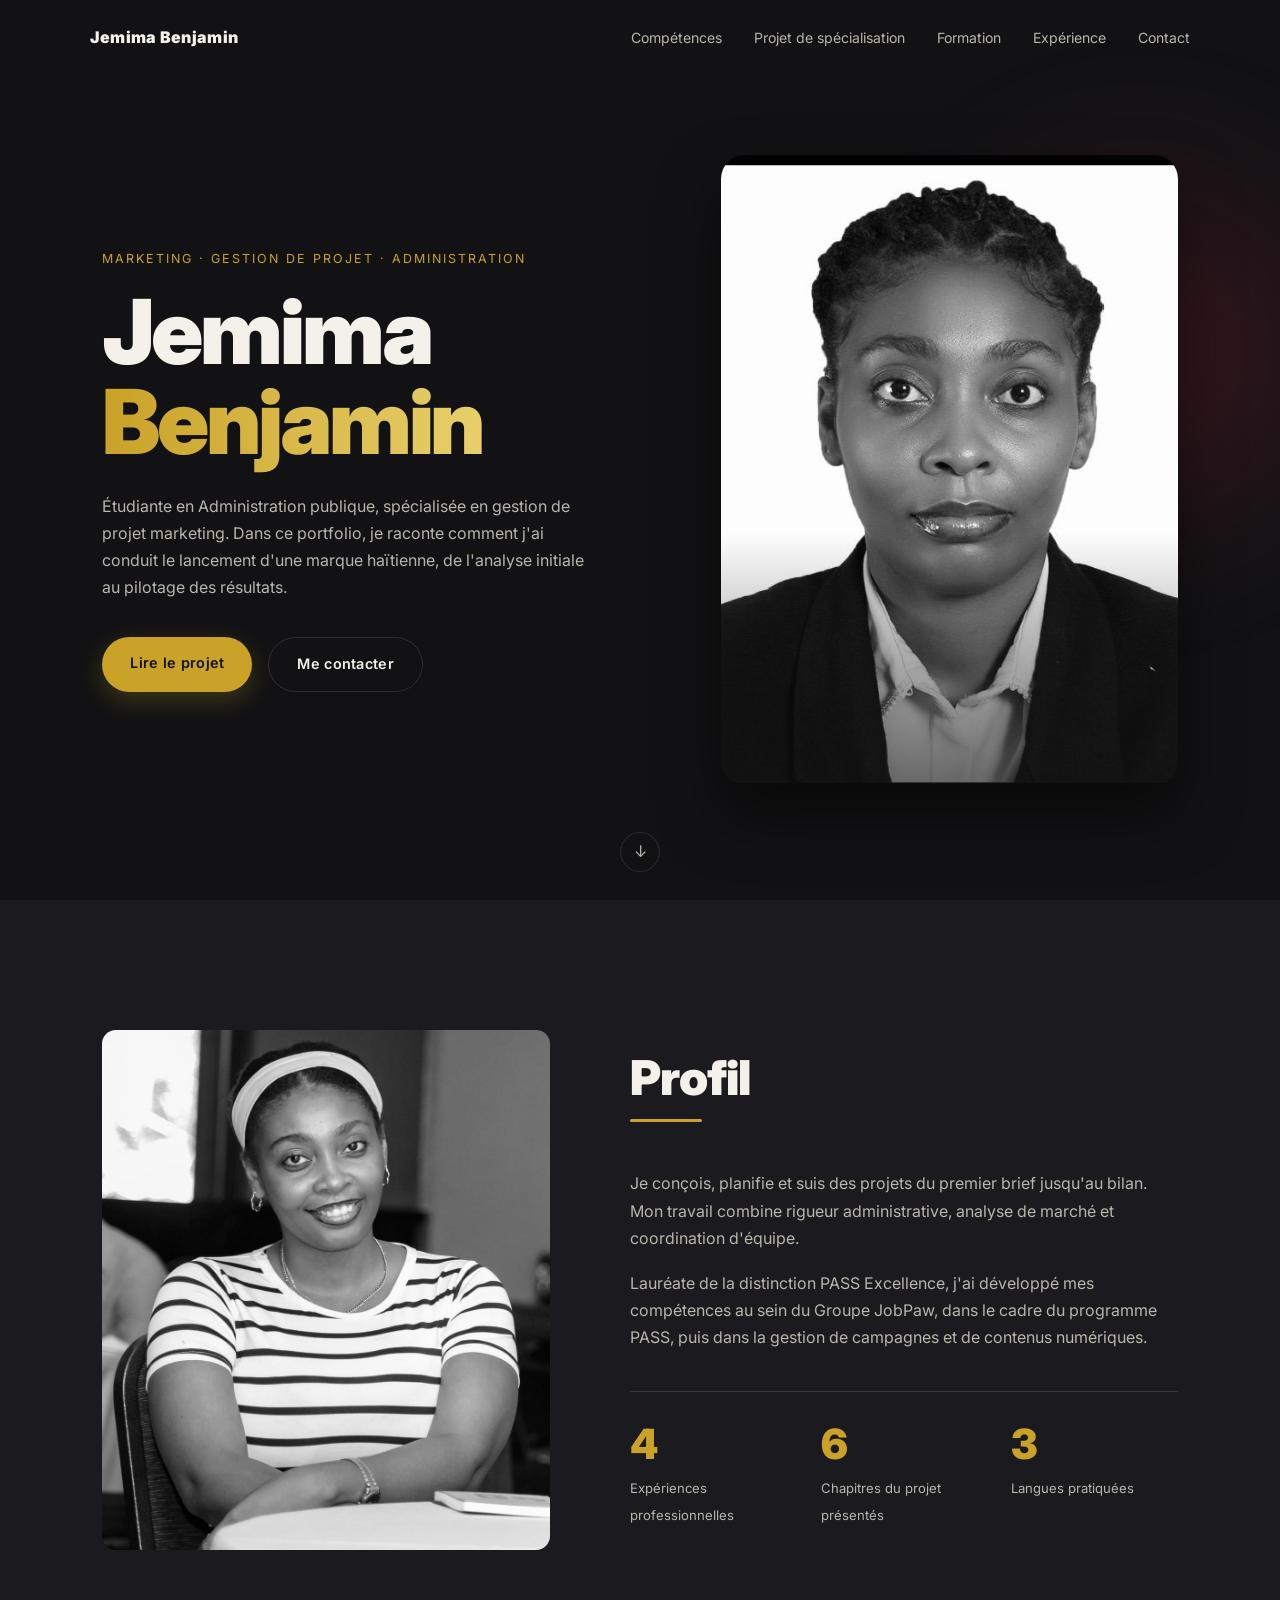
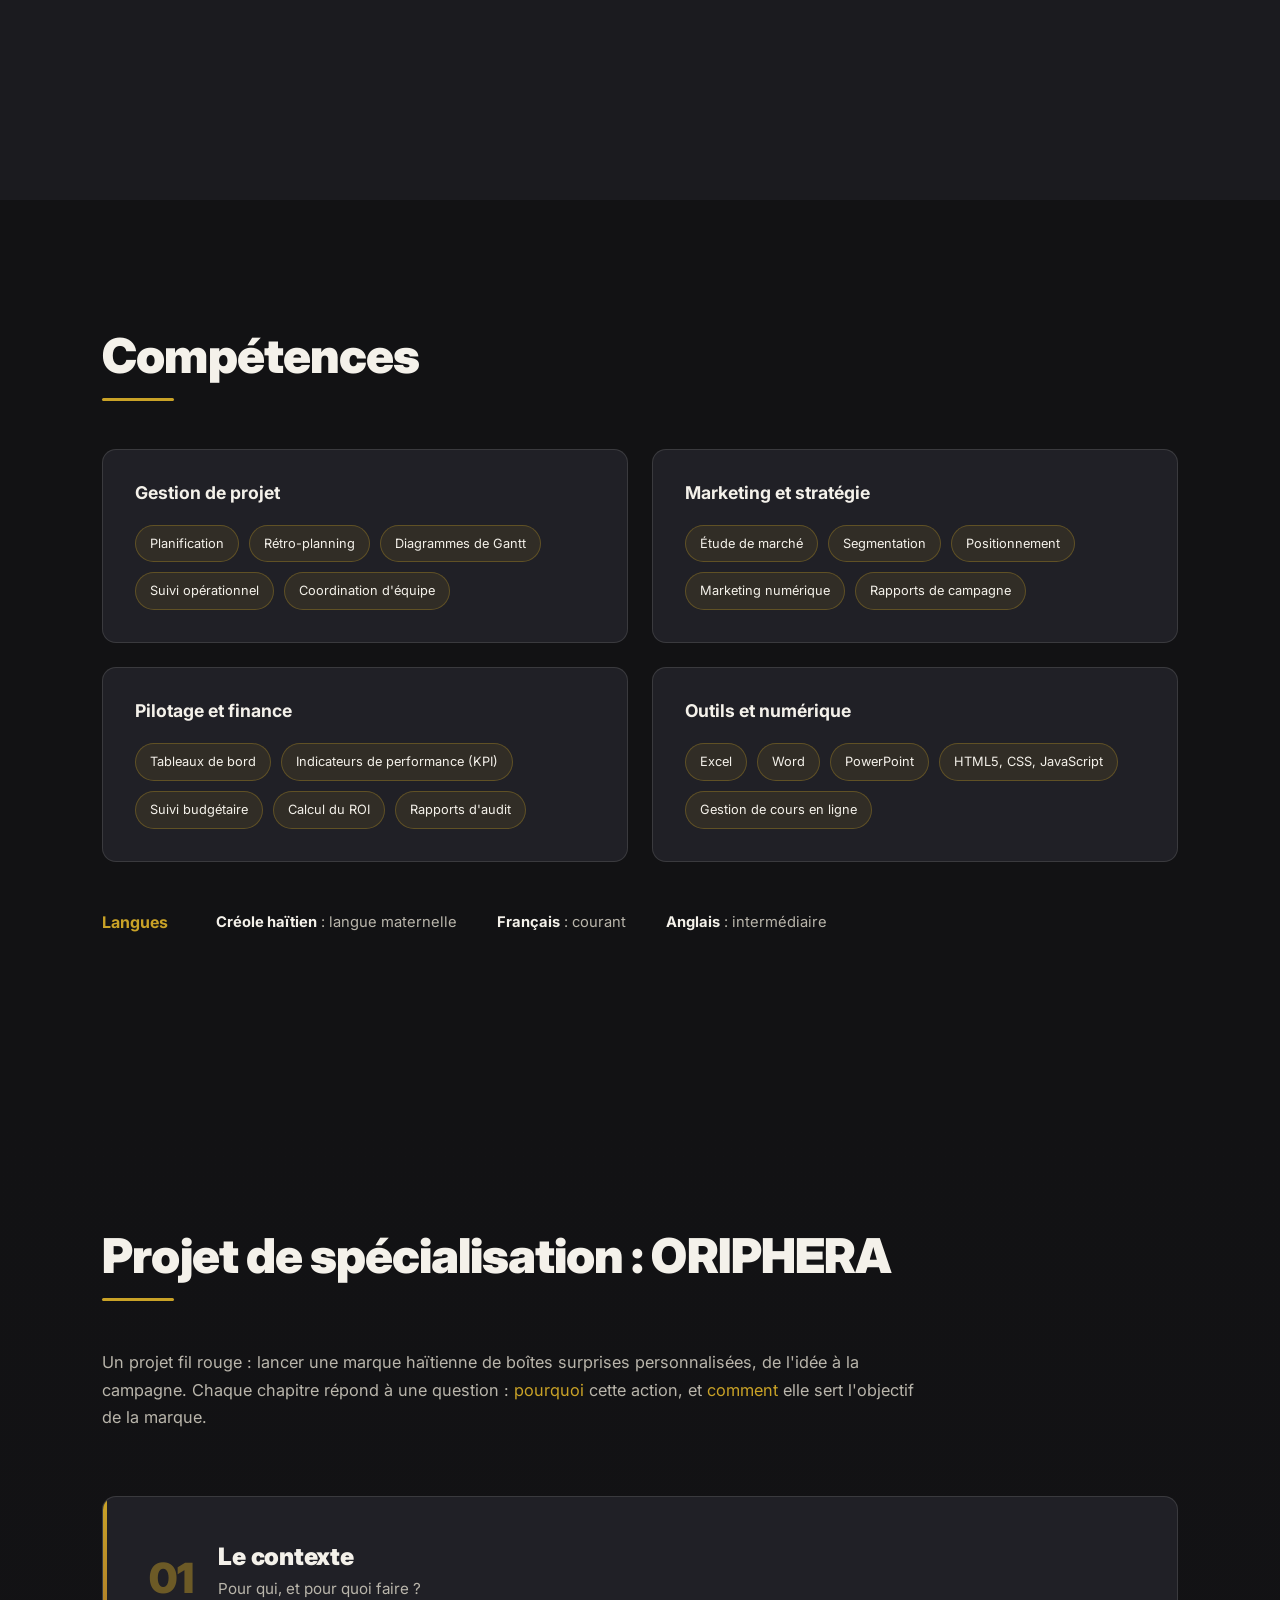
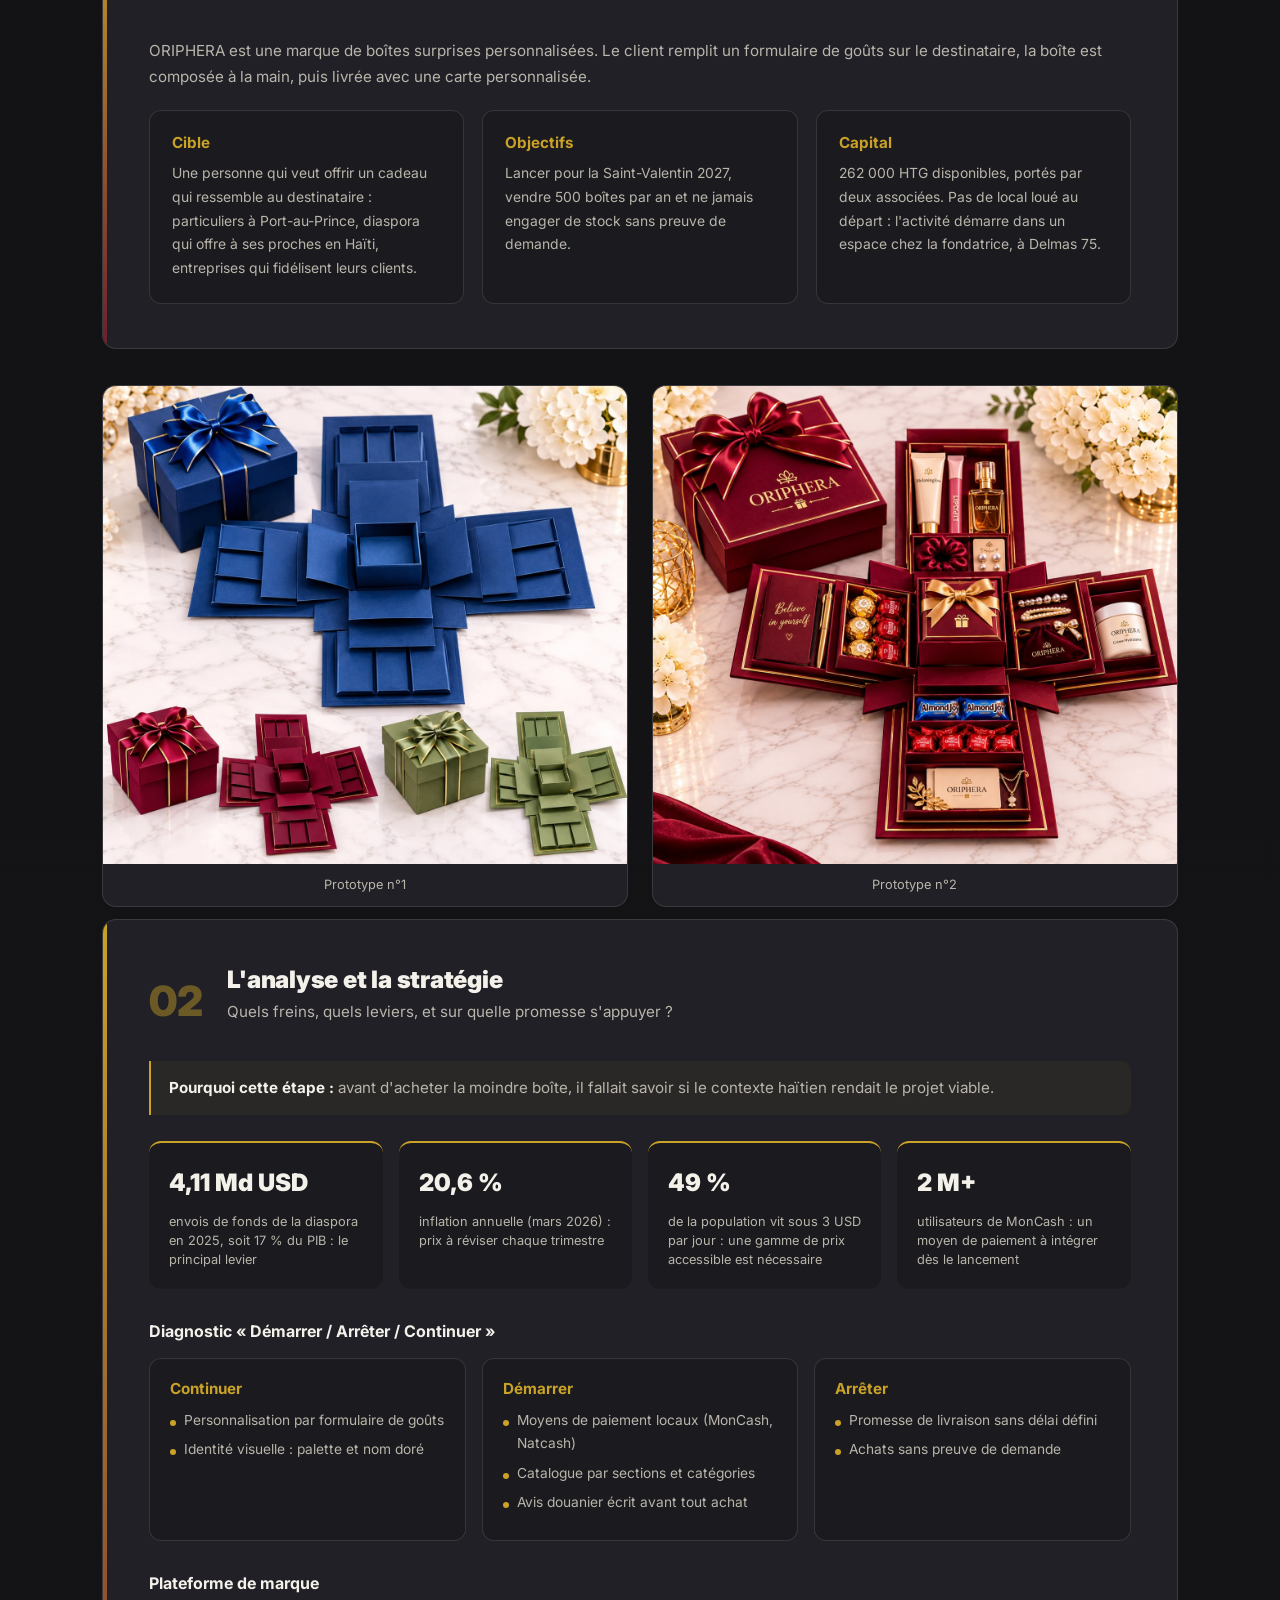
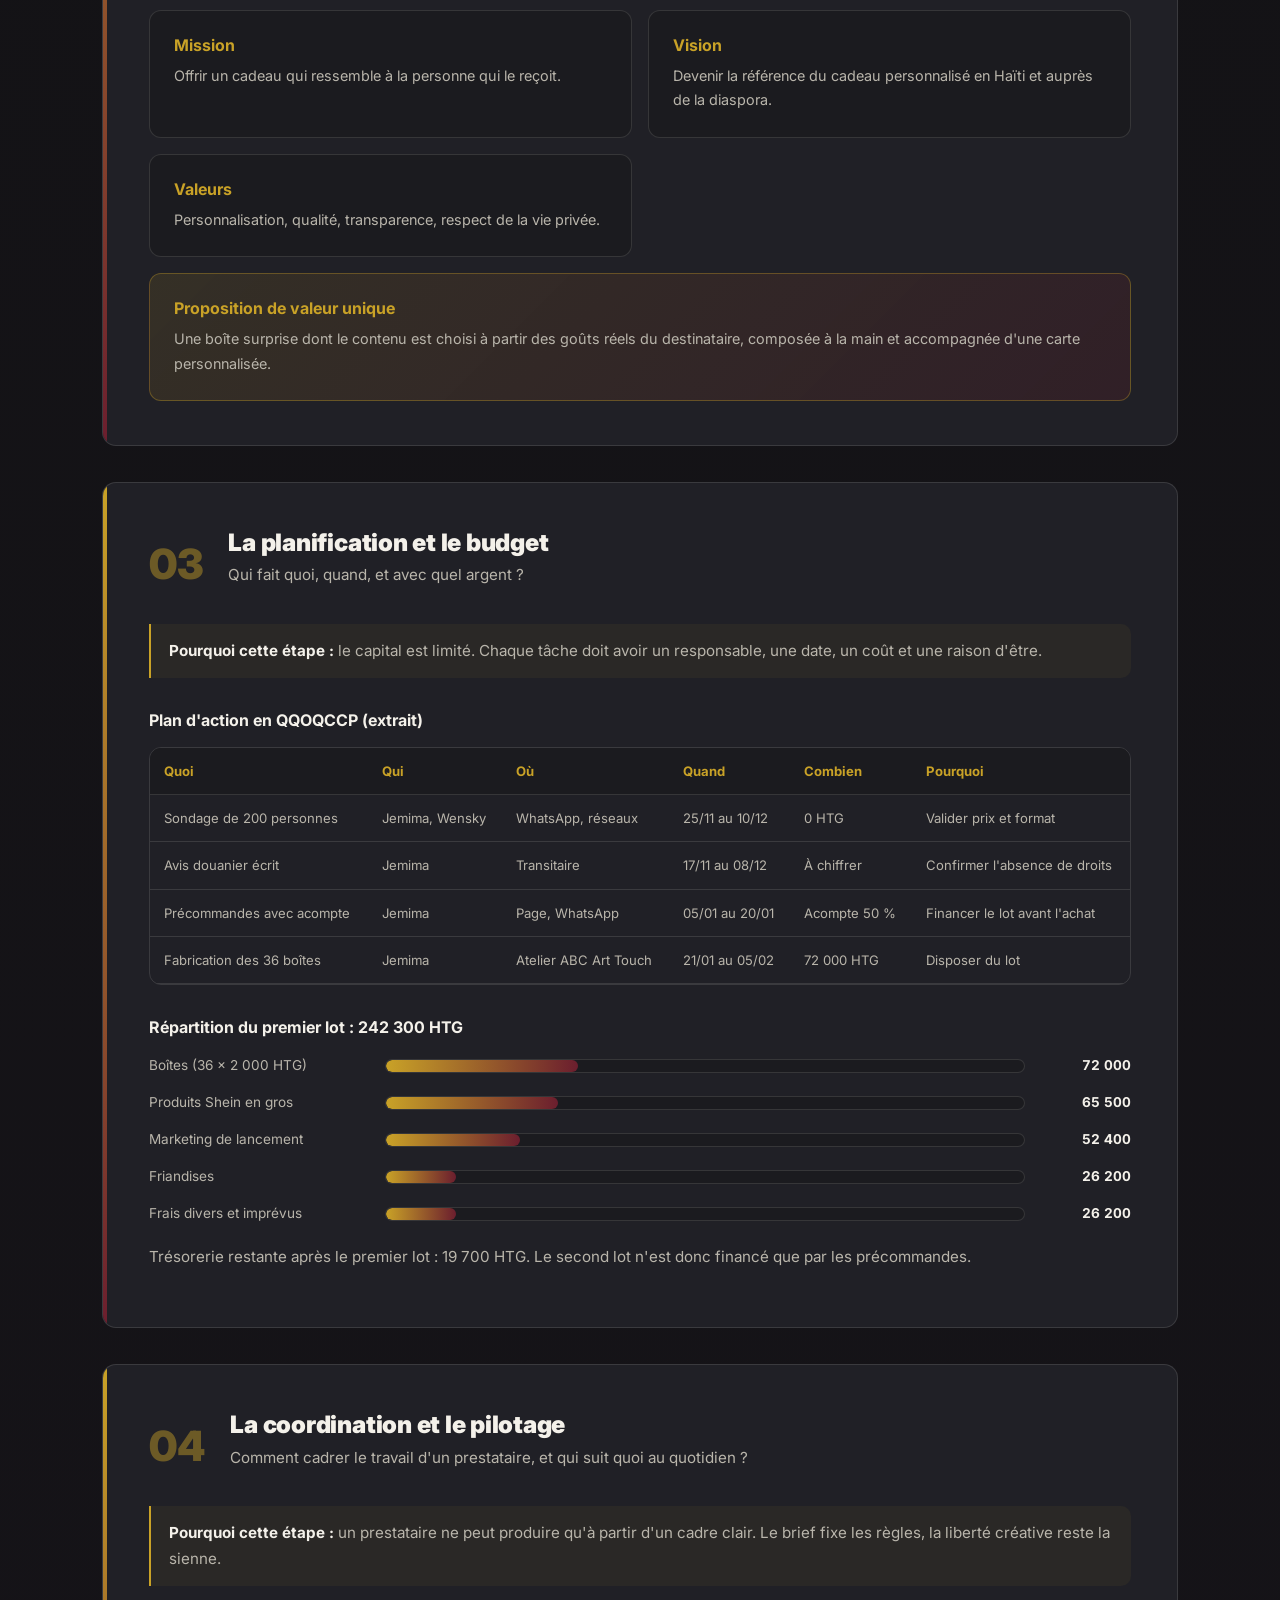
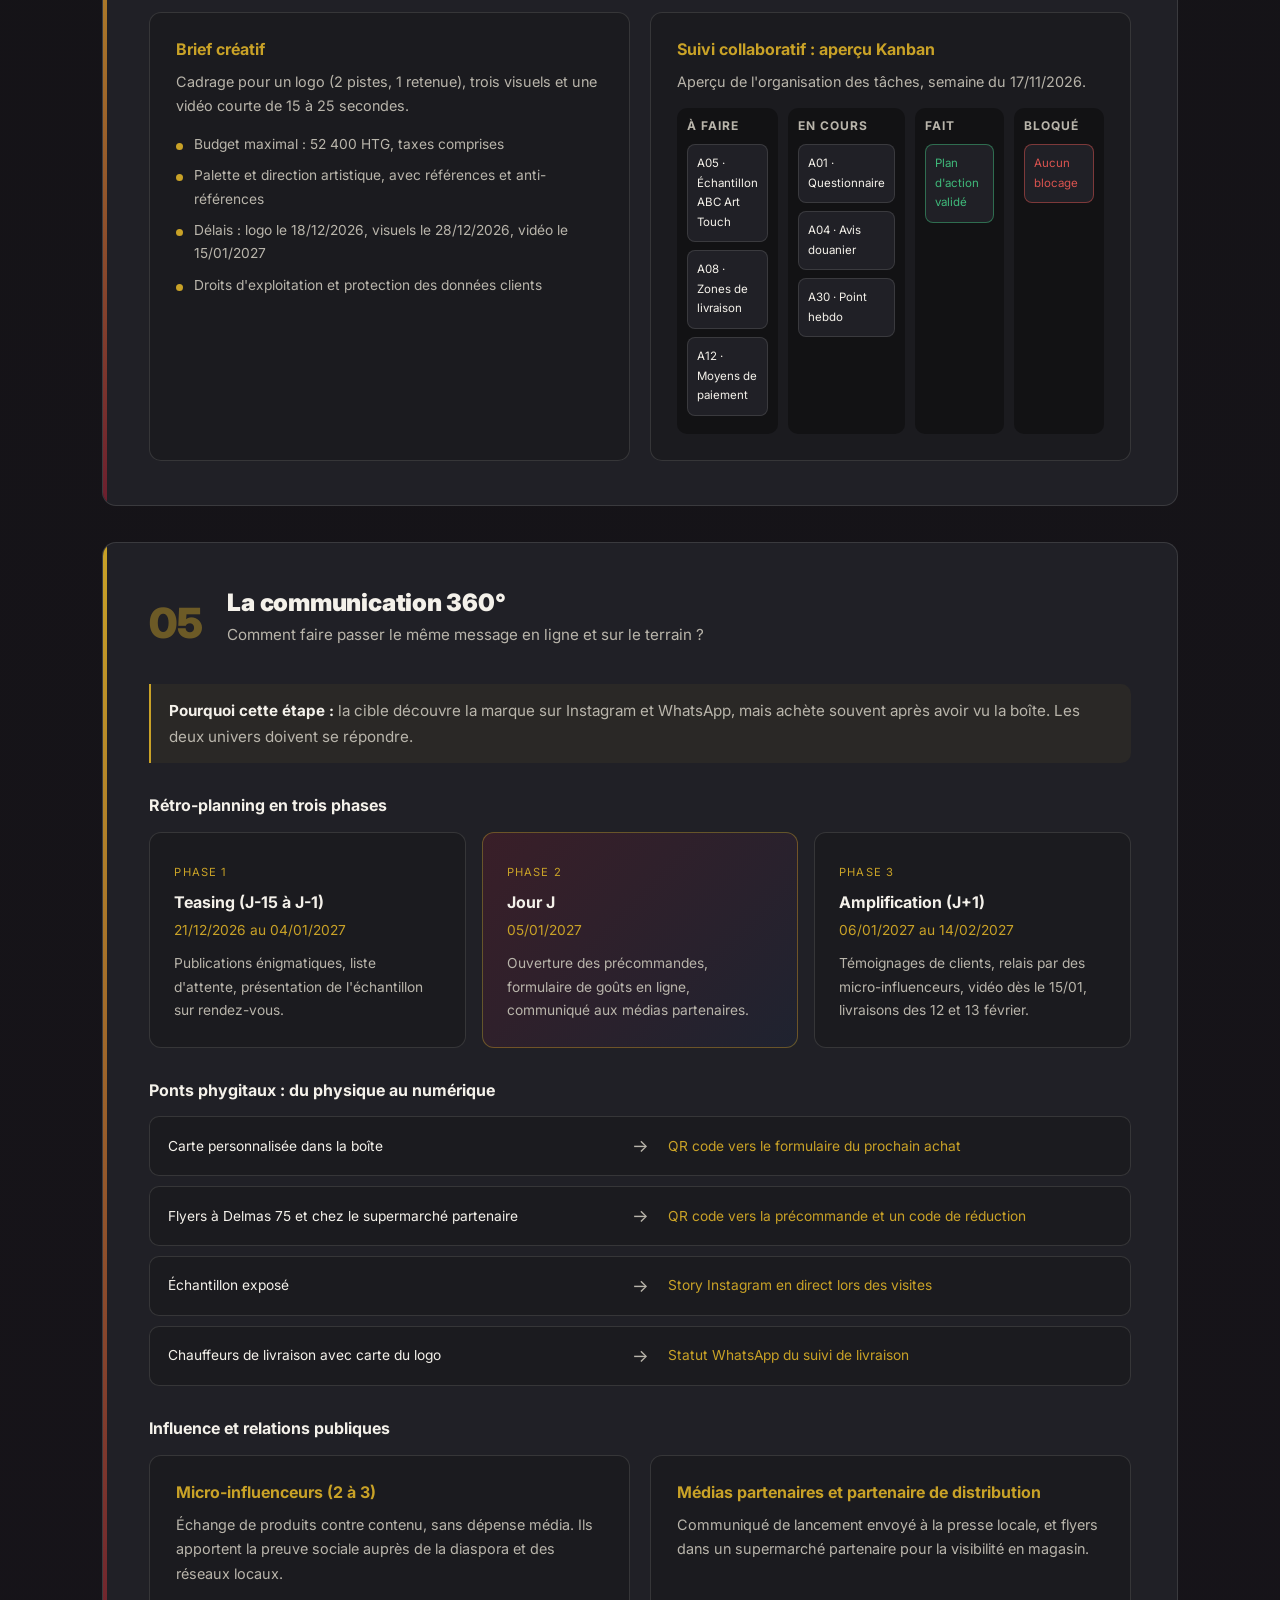
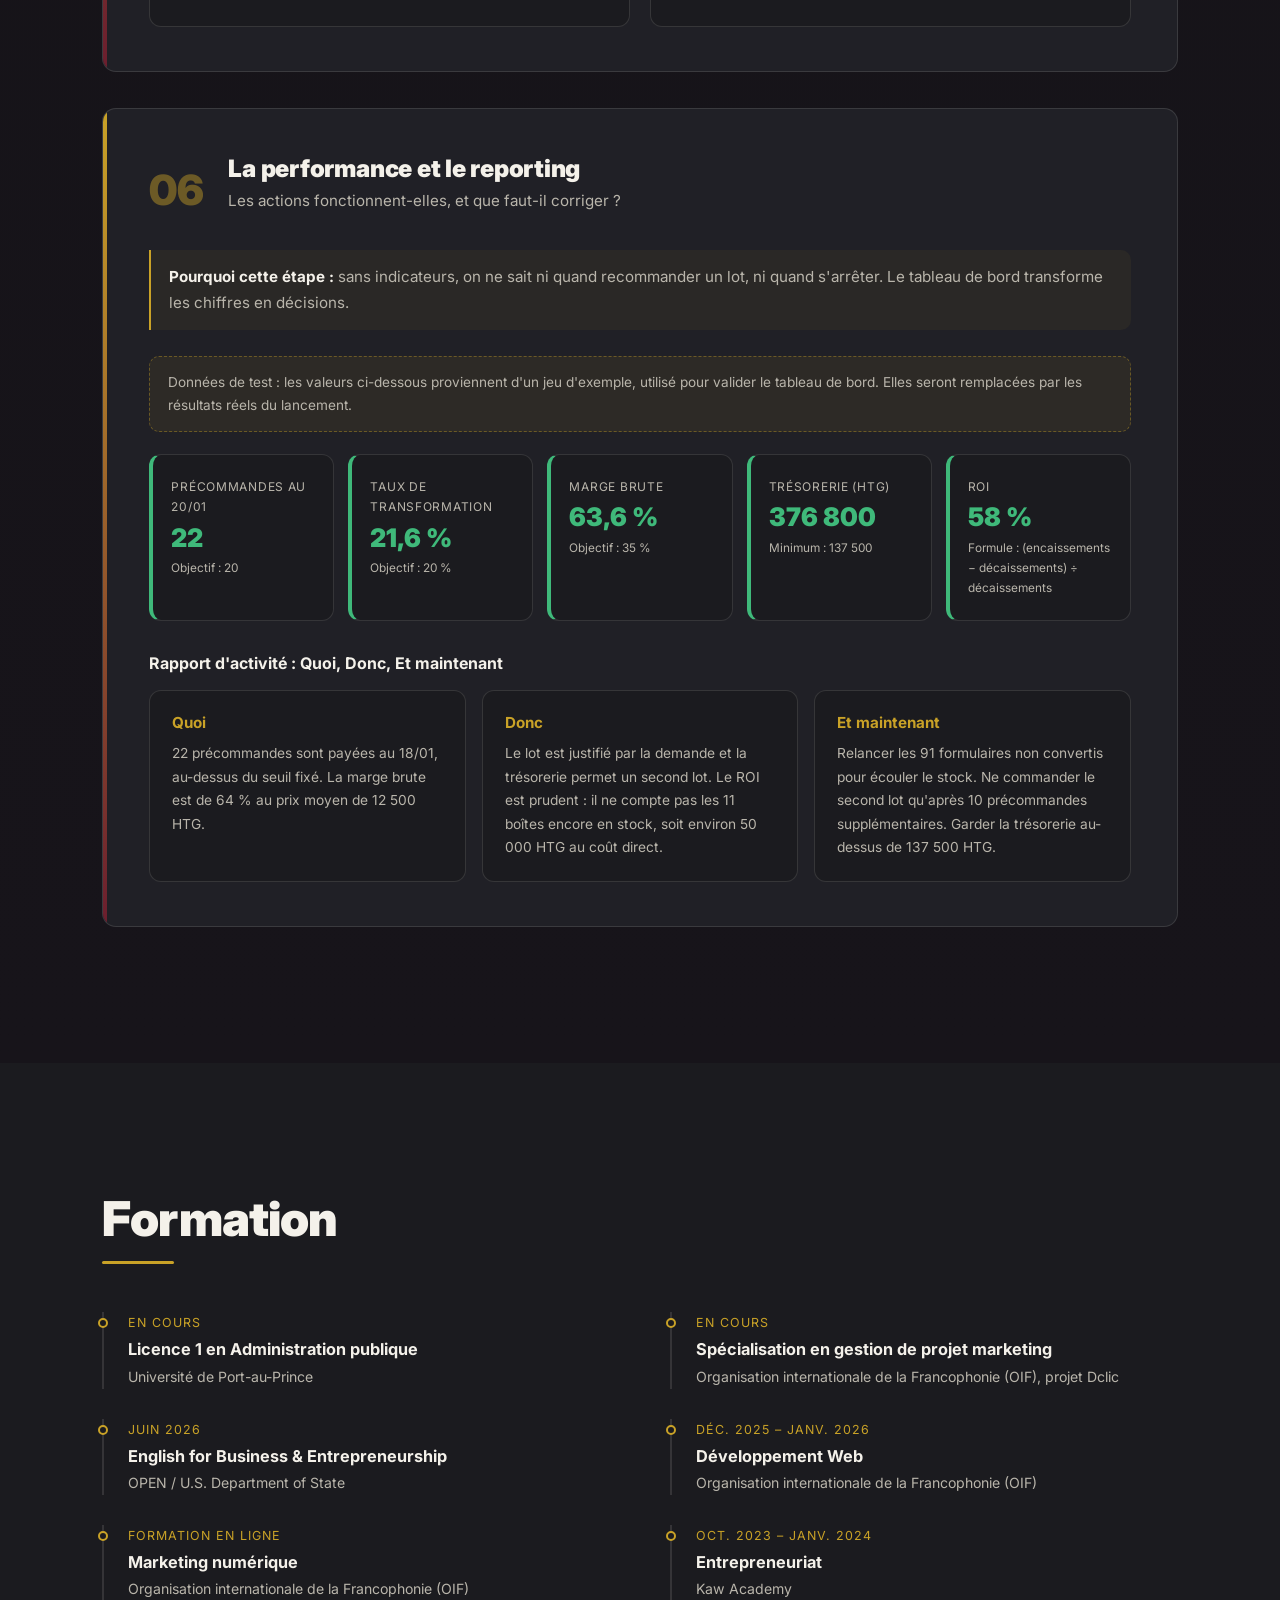
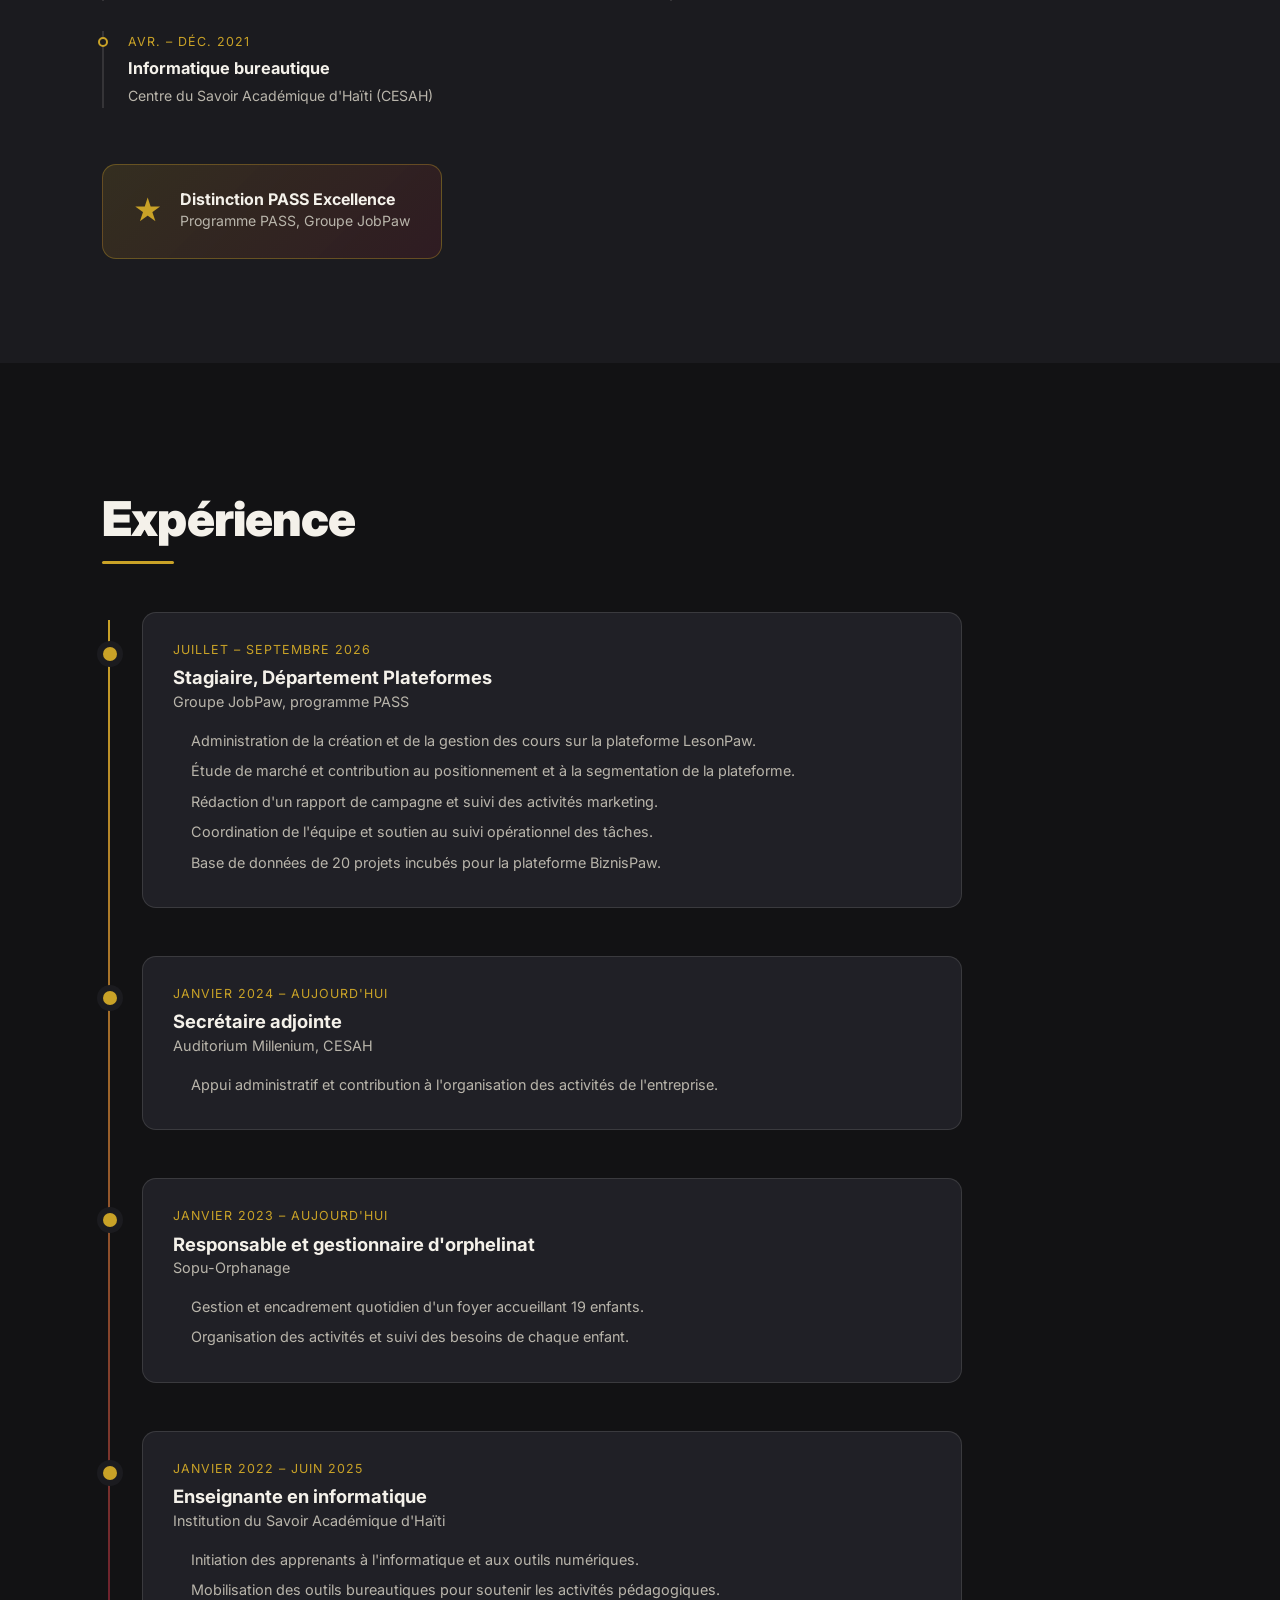
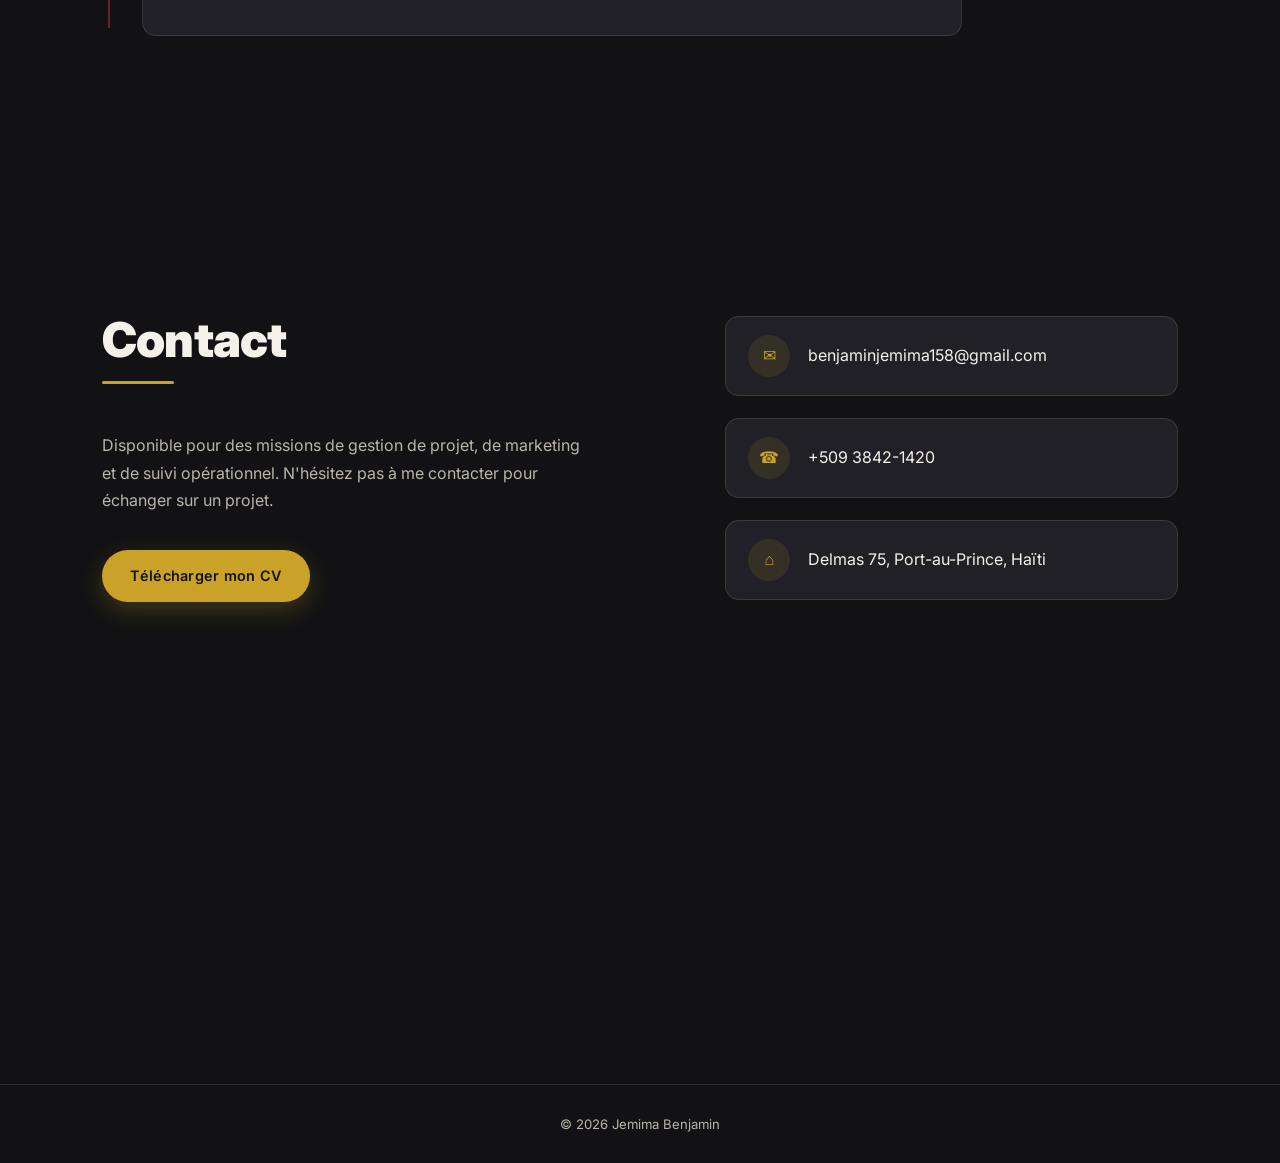
<file: index.html>
<!DOCTYPE html>
<html lang="fr">
<head>
  <meta charset="UTF-8" />
  <meta name="viewport" content="width=device-width, initial-scale=1.0" />
  <meta name="description" content="Portfolio de Jemima Benjamin : projet de spécialisation ORIPHERA, marketing, gestion de projet et administration." />
  <title>Jemima Benjamin : Portfolio</title>
  <link rel="preconnect" href="https://fonts.googleapis.com" />
  <link rel="preconnect" href="https://fonts.gstatic.com" crossorigin />
  <link href="https://fonts.googleapis.com/css2?family=Inter:wght@400;600;700;900&display=swap" rel="stylesheet" />
  <link rel="stylesheet" href="jemima.css" />
</head>
<body>

  <div class="progress-bar" id="progress"></div>

  <!-- ===== NAVBAR ===== -->
  <header class="navbar" id="navbar">
    <a href="#accueil" class="logo">Jemima Benjamin</a>
    <nav>
      <ul class="nav-links" id="nav-links">
        <li><a href="#competences">Compétences</a></li>
        <li><a href="#projet">Projet de spécialisation</a></li>
        <li><a href="#formation">Formation</a></li>
        <li><a href="#experience">Expérience</a></li>
        <li><a href="#contact">Contact</a></li>
      </ul>
    </nav>
    <button class="nav-toggle" id="nav-toggle" aria-label="Ouvrir le menu" aria-expanded="false" aria-controls="nav-links">
      <span></span><span></span><span></span>
    </button>
  </header>

  <main>

    <!-- ===== ACCUEIL ===== -->
    <section id="accueil" class="hero">
      <div class="hero-text">
        <p class="eyebrow fade-up">Marketing · Gestion de projet · Administration</p>
        <h1 class="fade-up delay-1">Jemima<br /><span class="accent">Benjamin</span></h1>
        <p class="hero-sub fade-up delay-2">
          Étudiante en Administration publique, spécialisée en gestion de projet marketing.
          Dans ce portfolio, je raconte comment j'ai conduit le lancement d'une marque haïtienne,
          de l'analyse initiale au pilotage des résultats.
        </p>
        <div class="hero-actions fade-up delay-3">
          <a href="#projet" class="btn btn-primary">Lire le projet</a>
          <a href="#contact" class="btn btn-ghost">Me contacter</a>
        </div>
      </div>
      <div class="hero-media fade-in delay-2">
        <img src="image/image 1.jpeg" alt="Portrait de Jemima Benjamin" />
      </div>
      <a href="#competences" class="scroll-hint" aria-label="Défiler vers les compétences">↓</a>
    </section>

    <!-- ===== PROFIL ===== -->
    <section id="profil" class="section profil">
      <div class="profil-grid">
        <div class="profil-photo reveal">
          <img src="image/image 2.jpeg" alt="Jemima Benjamin" />
        </div>
        <div class="profil-text">
          <h2 class="section-title reveal">Profil</h2>
          <p class="reveal delay-1">
            Je conçois, planifie et suis des projets du premier brief jusqu'au bilan.
            Mon travail combine rigueur administrative, analyse de marché et coordination d'équipe.
          </p>
          <p class="reveal delay-2">
            Lauréate de la distinction PASS Excellence, j'ai développé mes compétences au sein du Groupe JobPaw,
            dans le cadre du programme PASS, puis dans la gestion de campagnes et de contenus numériques.
          </p>
          <div class="counters reveal delay-3">
            <div class="counter">
              <span class="counter-num" data-target="4">0</span>
              <span class="counter-label">Expériences professionnelles</span>
            </div>
            <div class="counter">
              <span class="counter-num" data-target="6">0</span>
              <span class="counter-label">Chapitres du projet présentés</span>
            </div>
            <div class="counter">
              <span class="counter-num" data-target="3">0</span>
              <span class="counter-label">Langues pratiquées</span>
            </div>
          </div>
        </div>
      </div>
    </section>

    <!-- ===== COMPÉTENCES ===== -->
    <section id="competences" class="section">
      <h2 class="section-title reveal">Compétences</h2>
      <div class="skills-grid">
        <div class="skill-card reveal">
          <h3>Gestion de projet</h3>
          <div class="chips">
            <span class="chip">Planification</span>
            <span class="chip">Rétro-planning</span>
            <span class="chip">Diagrammes de Gantt</span>
            <span class="chip">Suivi opérationnel</span>
            <span class="chip">Coordination d'équipe</span>
          </div>
        </div>
        <div class="skill-card reveal delay-1">
          <h3>Marketing et stratégie</h3>
          <div class="chips">
            <span class="chip">Étude de marché</span>
            <span class="chip">Segmentation</span>
            <span class="chip">Positionnement</span>
            <span class="chip">Marketing numérique</span>
            <span class="chip">Rapports de campagne</span>
          </div>
        </div>
        <div class="skill-card reveal delay-2">
          <h3>Pilotage et finance</h3>
          <div class="chips">
            <span class="chip">Tableaux de bord</span>
            <span class="chip">Indicateurs de performance (KPI)</span>
            <span class="chip">Suivi budgétaire</span>
            <span class="chip">Calcul du ROI</span>
            <span class="chip">Rapports d'audit</span>
          </div>
        </div>
        <div class="skill-card reveal delay-3">
          <h3>Outils et numérique</h3>
          <div class="chips">
            <span class="chip">Excel</span>
            <span class="chip">Word</span>
            <span class="chip">PowerPoint</span>
            <span class="chip">HTML5, CSS, JavaScript</span>
            <span class="chip">Gestion de cours en ligne</span>
          </div>
        </div>
      </div>
      <div class="languages reveal">
        <h3>Langues</h3>
        <ul>
          <li><strong>Créole haïtien</strong> : langue maternelle</li>
          <li><strong>Français</strong> : courant</li>
          <li><strong>Anglais</strong> : intermédiaire</li>
        </ul>
      </div>
    </section>

    <!-- ===== PROJET FIL ROUGE : ORIPHERA ===== -->
    <section id="projet" class="section projet">
      <h2 class="section-title reveal">Projet de spécialisation : ORIPHERA</h2>
      <p class="projet-intro reveal">
        Un projet fil rouge : lancer une marque haïtienne de boîtes surprises personnalisées, de l'idée
        à la campagne. Chaque chapitre répond à une question : <em>pourquoi</em> cette action,
        et <em>comment</em> elle sert l'objectif de la marque.
      </p>

      <!-- Chapitre 1 -->
      <article class="chapter reveal">
        <header class="chapter-head">
          <span class="chapter-num">01</span>
          <div>
            <h3>Le contexte</h3>
            <p class="chapter-question">Pour qui, et pour quoi faire ?</p>
          </div>
        </header>
        <p>
          ORIPHERA est une marque de boîtes surprises personnalisées. Le client remplit un formulaire
          de goûts sur le destinataire, la boîte est composée à la main, puis livrée avec une carte personnalisée.
        </p>
        <div class="context-grid">
          <div class="context-card">
            <h4>Cible</h4>
            <p>Une personne qui veut offrir un cadeau qui ressemble au destinataire : particuliers à Port-au-Prince,
              diaspora qui offre à ses proches en Haïti, entreprises qui fidélisent leurs clients.</p>
          </div>
          <div class="context-card">
            <h4>Objectifs</h4>
            <p>Lancer pour la Saint-Valentin 2027, vendre 500 boîtes par an et ne jamais engager de stock
              sans preuve de demande.</p>
          </div>
          <div class="context-card">
            <h4>Capital</h4>
            <p>262 000 HTG disponibles, portés par deux associées. Pas de local loué au départ : l'activité démarre
              dans un espace chez la fondatrice, à Delmas 75.</p>
          </div>
        </div>
      </article>
     
<!-- ===== PHOTOS DES PROTOTYPES ===== -->
<div class="proto-duo reveal">
  <figure class="proto-item">
    <img src="image/prototype/image 2.jpeg" alt="Prototype n°1 de la boîte ORIPHERA" />
    <figcaption>Prototype n°1</figcaption>
  </figure>
  <figure class="proto-item">
    <img src="image/prototype/image 1.jpeg" alt="Prototype n°2 de la boîte ORIPHERA" />
    <figcaption>Prototype n°2</figcaption>
  </figure>
</div>

      <!-- Chapitre 2 -->
      <article class="chapter reveal">
        <header class="chapter-head">
          <span class="chapter-num">02</span>
          <div>
            <h3>L'analyse et la stratégie</h3>
            <p class="chapter-question">Quels freins, quels leviers, et sur quelle promesse s'appuyer ?</p>
          </div>
        </header>
        <p class="chapter-why"><strong>Pourquoi cette étape :</strong> avant d'acheter la moindre boîte, il fallait savoir
          si le contexte haïtien rendait le projet viable.</p>

        <div class="facts">
          <div class="fact"><span class="fact-num">4,11 Md USD</span><span class="fact-label">envois de fonds de la diaspora en 2025, soit 17 % du PIB : le principal levier</span></div>
          <div class="fact"><span class="fact-num">20,6 %</span><span class="fact-label">inflation annuelle (mars 2026) : prix à réviser chaque trimestre</span></div>
          <div class="fact"><span class="fact-num">49 %</span><span class="fact-label">de la population vit sous 3 USD par jour : une gamme de prix accessible est nécessaire</span></div>
          <div class="fact"><span class="fact-num">2 M+</span><span class="fact-label">utilisateurs de MonCash : un moyen de paiement à intégrer dès le lancement</span></div>
        </div>

        <h4 class="sub-title">Diagnostic « Démarrer / Arrêter / Continuer »</h4>
        <div class="dsc">
          <div class="dsc-col">
            <h5>Continuer</h5>
            <ul>
              <li>Personnalisation par formulaire de goûts</li>
              <li>Identité visuelle : palette et nom doré</li>
            </ul>
          </div>
          <div class="dsc-col">
            <h5>Démarrer</h5>
            <ul>
              <li>Moyens de paiement locaux (MonCash, Natcash)</li>
              <li>Catalogue par sections et catégories</li>
              <li>Avis douanier écrit avant tout achat</li>
            </ul>
          </div>
          <div class="dsc-col">
            <h5>Arrêter</h5>
            <ul>
              <li>Promesse de livraison sans délai défini</li>
              <li>Achats sans preuve de demande</li>
            </ul>
          </div>
        </div>

        <h4 class="sub-title">Plateforme de marque</h4>
        <div class="brand-grid">
          <div class="brand-card">
            <h5>Mission</h5>
            <p>Offrir un cadeau qui ressemble à la personne qui le reçoit.</p>
          </div>
          <div class="brand-card">
            <h5>Vision</h5>
            <p>Devenir la référence du cadeau personnalisé en Haïti et auprès de la diaspora.</p>
          </div>
          <div class="brand-card">
            <h5>Valeurs</h5>
            <p>Personnalisation, qualité, transparence, respect de la vie privée.</p>
          </div>
          <div class="brand-card brand-upv">
            <h5>Proposition de valeur unique</h5>
            <p>Une boîte surprise dont le contenu est choisi à partir des goûts réels du destinataire,
              composée à la main et accompagnée d'une carte personnalisée.</p>
          </div>
        </div>
      </article>

      <!-- Chapitre 3 -->
      <article class="chapter reveal">
        <header class="chapter-head">
          <span class="chapter-num">03</span>
          <div>
            <h3>La planification et le budget</h3>
            <p class="chapter-question">Qui fait quoi, quand, et avec quel argent ?</p>
          </div>
        </header>
        <p class="chapter-why"><strong>Pourquoi cette étape :</strong> le capital est limité. Chaque tâche doit avoir un responsable,
          une date, un coût et une raison d'être.</p>

        <h4 class="sub-title">Plan d'action en QQOQCCP (extrait)</h4>
        <div class="table-wrap">
          <table class="qq">
            <thead>
              <tr><th>Quoi</th><th>Qui</th><th>Où</th><th>Quand</th><th>Combien</th><th>Pourquoi</th></tr>
            </thead>
            <tbody>
              <tr><td>Sondage de 200 personnes</td><td>Jemima, Wensky</td><td>WhatsApp, réseaux</td><td>25/11 au 10/12</td><td>0 HTG</td><td>Valider prix et format</td></tr>
              <tr><td>Avis douanier écrit</td><td>Jemima</td><td>Transitaire</td><td>17/11 au 08/12</td><td>À chiffrer</td><td>Confirmer l'absence de droits</td></tr>
              <tr><td>Précommandes avec acompte</td><td>Jemima</td><td>Page, WhatsApp</td><td>05/01 au 20/01</td><td>Acompte 50 %</td><td>Financer le lot avant l'achat</td></tr>
              <tr><td>Fabrication des 36 boîtes</td><td>Jemima</td><td>Atelier ABC Art Touch</td><td>21/01 au 05/02</td><td>72 000 HTG</td><td>Disposer du lot</td></tr>
            </tbody>
          </table>
        </div>

        <h4 class="sub-title">Répartition du premier lot : 242 300 HTG</h4>
        <div class="bars" data-bars>
          <div class="bar-row">
            <span class="bar-label">Boîtes (36 × 2 000 HTG)</span>
            <div class="bar-track"><div class="bar-fill" data-width="30"></div></div>
            <span class="bar-value">72 000</span>
          </div>
          <div class="bar-row">
            <span class="bar-label">Produits Shein en gros</span>
            <div class="bar-track"><div class="bar-fill" data-width="27"></div></div>
            <span class="bar-value">65 500</span>
          </div>
          <div class="bar-row">
            <span class="bar-label">Marketing de lancement</span>
            <div class="bar-track"><div class="bar-fill" data-width="21"></div></div>
            <span class="bar-value">52 400</span>
          </div>
          <div class="bar-row">
            <span class="bar-label">Friandises</span>
            <div class="bar-track"><div class="bar-fill" data-width="11"></div></div>
            <span class="bar-value">26 200</span>
          </div>
          <div class="bar-row">
            <span class="bar-label">Frais divers et imprévus</span>
            <div class="bar-track"><div class="bar-fill" data-width="11"></div></div>
            <span class="bar-value">26 200</span>
          </div>
        </div>
        <p class="note">Trésorerie restante après le premier lot : 19 700 HTG. Le second lot n'est donc financé que par les précommandes.</p>
      </article>

      <!-- Chapitre 4 -->
      <article class="chapter reveal">
        <header class="chapter-head">
          <span class="chapter-num">04</span>
          <div>
            <h3>La coordination et le pilotage</h3>
            <p class="chapter-question">Comment cadrer le travail d'un prestataire, et qui suit quoi au quotidien ?</p>
          </div>
        </header>
        <p class="chapter-why"><strong>Pourquoi cette étape :</strong> un prestataire ne peut produire
          qu'à partir d'un cadre clair. Le brief fixe les règles, la liberté créative reste la sienne.</p>

        <div class="split">
          <div class="split-card">
            <h4>Brief créatif</h4>
            <p>Cadrage pour un logo (2 pistes, 1 retenue), trois visuels et une vidéo courte de 15 à 25 secondes.</p>
            <ul class="mini-list">
              <li>Budget maximal : 52 400 HTG, taxes comprises</li>
              <li>Palette et direction artistique, avec références et anti-références</li>
              <li>Délais : logo le 18/12/2026, visuels le 28/12/2026, vidéo le 15/01/2027</li>
              <li>Droits d'exploitation et protection des données clients</li>
            </ul>
          </div>
          <div class="split-card">
            <h4>Suivi collaboratif : aperçu Kanban</h4>
            <p class="small-note">Aperçu de l'organisation des tâches, semaine du 17/11/2026.</p>
            <div class="kanban">
              <div class="kanban-col">
                <h5>À faire</h5>
                <div class="k-card">A05 · Échantillon ABC Art Touch</div>
                <div class="k-card">A08 · Zones de livraison</div>
                <div class="k-card">A12 · Moyens de paiement</div>
              </div>
              <div class="kanban-col">
                <h5>En cours</h5>
                <div class="k-card">A01 · Questionnaire</div>
                <div class="k-card">A04 · Avis douanier</div>
                <div class="k-card">A30 · Point hebdo</div>
              </div>
              <div class="kanban-col">
                <h5>Fait</h5>
                <div class="k-card done">Plan d'action validé</div>
              </div>
              <div class="kanban-col">
                <h5>Bloqué</h5>
                <div class="k-card blocked">Aucun blocage</div>
              </div>
            </div>
          </div>
        </div>
      </article>

      <!-- Chapitre 5 -->
      <article class="chapter reveal">
        <header class="chapter-head">
          <span class="chapter-num">05</span>
          <div>
            <h3>La communication 360°</h3>
            <p class="chapter-question">Comment faire passer le même message en ligne et sur le terrain ?</p>
          </div>
        </header>
        <p class="chapter-why"><strong>Pourquoi cette étape :</strong> la cible découvre la marque sur Instagram et WhatsApp,
          mais achète souvent après avoir vu la boîte. Les deux univers doivent se répondre.</p>

        <h4 class="sub-title">Rétro-planning en trois phases</h4>
        <div class="phases">
          <div class="phase">
            <span class="phase-tag">Phase 1</span>
            <h5>Teasing (J-15 à J-1)</h5>
            <p class="phase-date">21/12/2026 au 04/01/2027</p>
            <p>Publications énigmatiques, liste d'attente, présentation de l'échantillon sur rendez-vous.</p>
          </div>
          <div class="phase phase-hl">
            <span class="phase-tag">Phase 2</span>
            <h5>Jour J</h5>
            <p class="phase-date">05/01/2027</p>
            <p>Ouverture des précommandes, formulaire de goûts en ligne, communiqué aux médias partenaires.</p>
          </div>
          <div class="phase">
            <span class="phase-tag">Phase 3</span>
            <h5>Amplification (J+1)</h5>
            <p class="phase-date">06/01/2027 au 14/02/2027</p>
            <p>Témoignages de clients, relais par des micro-influenceurs, vidéo dès le 15/01, livraisons des 12 et 13 février.</p>
          </div>
        </div>

        <h4 class="sub-title">Ponts phygitaux : du physique au numérique</h4>
        <div class="phygital">
          <div class="ph-row">
            <span class="ph-phys">Carte personnalisée dans la boîte</span>
            <span class="ph-arrow">→</span>
            <span class="ph-digi">QR code vers le formulaire du prochain achat</span>
          </div>
          <div class="ph-row">
            <span class="ph-phys">Flyers à Delmas 75 et chez le supermarché partenaire</span>
            <span class="ph-arrow">→</span>
            <span class="ph-digi">QR code vers la précommande et un code de réduction</span>
          </div>
          <div class="ph-row">
            <span class="ph-phys">Échantillon exposé</span>
            <span class="ph-arrow">→</span>
            <span class="ph-digi">Story Instagram en direct lors des visites</span>
          </div>
          <div class="ph-row">
            <span class="ph-phys">Chauffeurs de livraison avec carte du logo</span>
            <span class="ph-arrow">→</span>
            <span class="ph-digi">Statut WhatsApp du suivi de livraison</span>
          </div>
        </div>

        <h4 class="sub-title">Influence et relations publiques</h4>
        <div class="split">
          <div class="split-card">
            <h5>Micro-influenceurs (2 à 3)</h5>
            <p>Échange de produits contre contenu, sans dépense média. Ils apportent la preuve sociale auprès de la diaspora et des réseaux locaux.</p>
          </div>
          <div class="split-card">
            <h5>Médias partenaires et partenaire de distribution</h5>
            <p>Communiqué de lancement envoyé à la presse locale, et flyers dans un supermarché partenaire pour la visibilité en magasin.</p>
          </div>
        </div>
      </article>

      <!-- Chapitre 6 -->
      <article class="chapter reveal">
        <header class="chapter-head">
          <span class="chapter-num">06</span>
          <div>
            <h3>La performance et le reporting</h3>
            <p class="chapter-question">Les actions fonctionnent-elles, et que faut-il corriger ?</p>
          </div>
        </header>
        <p class="chapter-why"><strong>Pourquoi cette étape :</strong> sans indicateurs, on ne sait ni quand recommander un lot,
          ni quand s'arrêter. Le tableau de bord transforme les chiffres en décisions.</p>

        <div class="notice">
          Données de test : les valeurs ci-dessous proviennent d'un jeu d'exemple, utilisé pour valider le tableau de bord.
          Elles seront remplacées par les résultats réels du lancement.
        </div>

        <div class="kpi-grid">
          <div class="kpi green">
            <span class="kpi-label">Précommandes au 20/01</span>
            <span class="kpi-value">22</span>
            <span class="kpi-target">Objectif : 20</span>
          </div>
          <div class="kpi green">
            <span class="kpi-label">Taux de transformation</span>
            <span class="kpi-value">21,6 %</span>
            <span class="kpi-target">Objectif : 20 %</span>
          </div>
          <div class="kpi green">
            <span class="kpi-label">Marge brute</span>
            <span class="kpi-value">63,6 %</span>
            <span class="kpi-target">Objectif : 35 %</span>
          </div>
          <div class="kpi green">
            <span class="kpi-label">Trésorerie (HTG)</span>
            <span class="kpi-value">376 800</span>
            <span class="kpi-target">Minimum : 137 500</span>
          </div>
          <div class="kpi green">
            <span class="kpi-label">ROI</span>
            <span class="kpi-value">58 %</span>
            <span class="kpi-target">Formule : (encaissements − décaissements) ÷ décaissements</span>
          </div>
        </div>

        <h4 class="sub-title">Rapport d'activité : Quoi, Donc, Et maintenant</h4>
        <div class="rapport">
          <div class="rapport-block">
            <h5>Quoi</h5>
            <p>22 précommandes sont payées au 18/01, au-dessus du seuil fixé. La marge brute est de 64 % au prix moyen de 12 500 HTG.</p>
          </div>
          <div class="rapport-block">
            <h5>Donc</h5>
            <p>Le lot est justifié par la demande et la trésorerie permet un second lot. Le ROI est prudent : il ne compte pas les 11 boîtes encore en stock, soit environ 50 000 HTG au coût direct.</p>
          </div>
          <div class="rapport-block">
            <h5>Et maintenant</h5>
            <p>Relancer les 91 formulaires non convertis pour écouler le stock. Ne commander le second lot qu'après 10 précommandes supplémentaires. Garder la trésorerie au-dessus de 137 500 HTG.</p>
          </div>
        </div>
      </article>

    </section>

    <!-- ===== FORMATION ===== -->
    <section id="formation" class="section formation">
      <h2 class="section-title reveal">Formation</h2>
      <div class="timeline-simple">
        <div class="formation-item reveal">
          <p class="date">En cours</p>
          <h3>Licence 1 en Administration publique</h3>
          <p>Université de Port-au-Prince</p>
        </div>
        <div class="formation-item reveal delay-1">
          <p class="date">En cours</p>
          <h3>Spécialisation en gestion de projet marketing</h3>
          <p>Organisation internationale de la Francophonie (OIF), projet Dclic</p>
        </div>
        <div class="formation-item reveal delay-2">
          <p class="date">Juin 2026</p>
          <h3>English for Business &amp; Entrepreneurship</h3>
          <p>OPEN / U.S. Department of State</p>
        </div>
        <div class="formation-item reveal delay-3">
          <p class="date">Déc. 2025 – janv. 2026</p>
          <h3>Développement Web</h3>
          <p>Organisation internationale de la Francophonie (OIF)</p>
        </div>
        <div class="formation-item reveal delay-4">
          <p class="date">Formation en ligne</p>
          <h3>Marketing numérique</h3>
          <p>Organisation internationale de la Francophonie (OIF)</p>
        </div>
        <div class="formation-item reveal">
          <p class="date">Oct. 2023 – janv. 2024</p>
          <h3>Entrepreneuriat</h3>
          <p>Kaw Academy</p>
        </div>
        <div class="formation-item reveal delay-1">
          <p class="date">Avr. – déc. 2021</p>
          <h3>Informatique bureautique</h3>
          <p>Centre du Savoir Académique d'Haïti (CESAH)</p>
        </div>
      </div>
      <div class="distinction reveal">
        <span class="distinction-star">★</span>
        <div>
          <h3>Distinction PASS Excellence</h3>
          <p>Programme PASS, Groupe JobPaw</p>
        </div>
      </div>
    </section>

    <!-- ===== EXPÉRIENCE ===== -->
    <section id="experience" class="section experience">
      <h2 class="section-title reveal">Expérience</h2>
      <div class="timeline">
        <div class="timeline-line"></div>

        <div class="exp reveal">
          <p class="date">Juillet – septembre 2026</p>
          <h3>Stagiaire, Département Plateformes</h3>
          <p class="org">Groupe JobPaw, programme PASS</p>
          <ul>
            <li>Administration de la création et de la gestion des cours sur la plateforme LesonPaw.</li>
            <li>Étude de marché et contribution au positionnement et à la segmentation de la plateforme.</li>
            <li>Rédaction d'un rapport de campagne et suivi des activités marketing.</li>
            <li>Coordination de l'équipe et soutien au suivi opérationnel des tâches.</li>
            <li>Base de données de 20 projets incubés pour la plateforme BiznisPaw.</li>
          </ul>
        </div>

        <div class="exp reveal">
          <p class="date">Janvier 2024 – aujourd'hui</p>
          <h3>Secrétaire adjointe</h3>
          <p class="org">Auditorium Millenium, CESAH</p>
          <ul>
            <li>Appui administratif et contribution à l'organisation des activités de l'entreprise.</li>
          </ul>
        </div>

        <div class="exp reveal">
          <p class="date">Janvier 2023 – aujourd'hui</p>
          <h3>Responsable et gestionnaire d'orphelinat</h3>
          <p class="org">Sopu-Orphanage</p>
          <ul>
            <li>Gestion et encadrement quotidien d'un foyer accueillant 19 enfants.</li>
            <li>Organisation des activités et suivi des besoins de chaque enfant.</li>
          </ul>
        </div>

        <div class="exp reveal">
          <p class="date">Janvier 2022 – juin 2025</p>
          <h3>Enseignante en informatique</h3>
          <p class="org">Institution du Savoir Académique d'Haïti</p>
          <ul>
            <li>Initiation des apprenants à l'informatique et aux outils numériques.</li>
            <li>Mobilisation des outils bureautiques pour soutenir les activités pédagogiques.</li>
          </ul>
        </div>
      </div>
    </section>

    <!-- ===== CONTACT ===== -->
    <section id="contact" class="section contact">
      <div class="contact-grid">
        <div class="contact-text reveal">
          <h2 class="section-title">Contact</h2>
          <p>
            Disponible pour des missions de gestion de projet, de marketing et de suivi opérationnel.
            N'hésitez pas à me contacter pour échanger sur un projet.
          </p>
          <a href="cv/CV_Benjamin_Jemima..pdf" class="btn btn-primary" download>Télécharger mon CV</a>
        </div>
        <ul class="contact-list reveal delay-1">
          <li><span class="contact-icon">✉</span><a href="mailto:benjaminjemima158@gmail.com">benjaminjemima158@gmail.com</a></li>
          <li><span class="contact-icon">☎</span><a href="tel:+50938421420">+509 3842-1420</a></li>
          <li><span class="contact-icon">⌂</span><span>Delmas 75, Port-au-Prince, Haïti</span></li>
        </ul>
      </div>
    </section>

  </main>

  <footer class="footer">
    <p>© <span id="year"></span> Jemima Benjamin</p>
  </footer>

  <script src="jemima.js"></script>
</body>
</html>
</file>
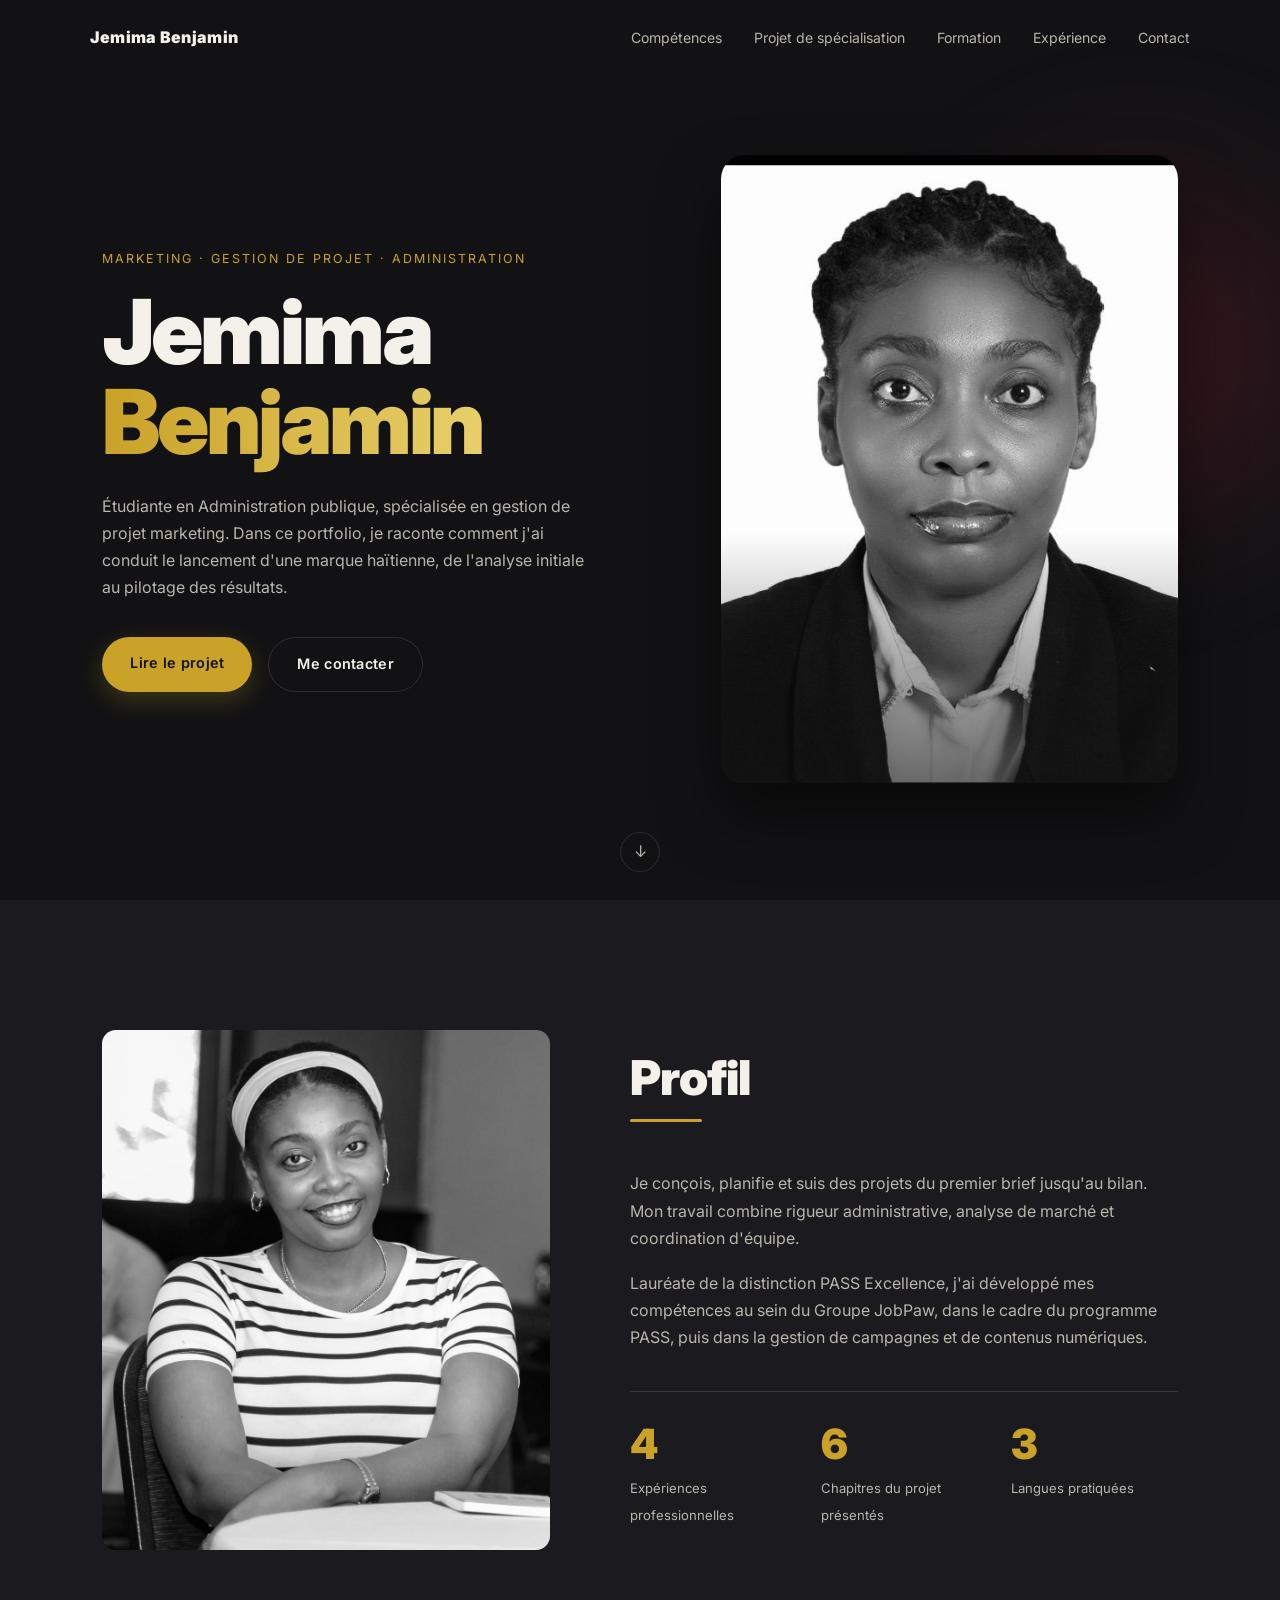
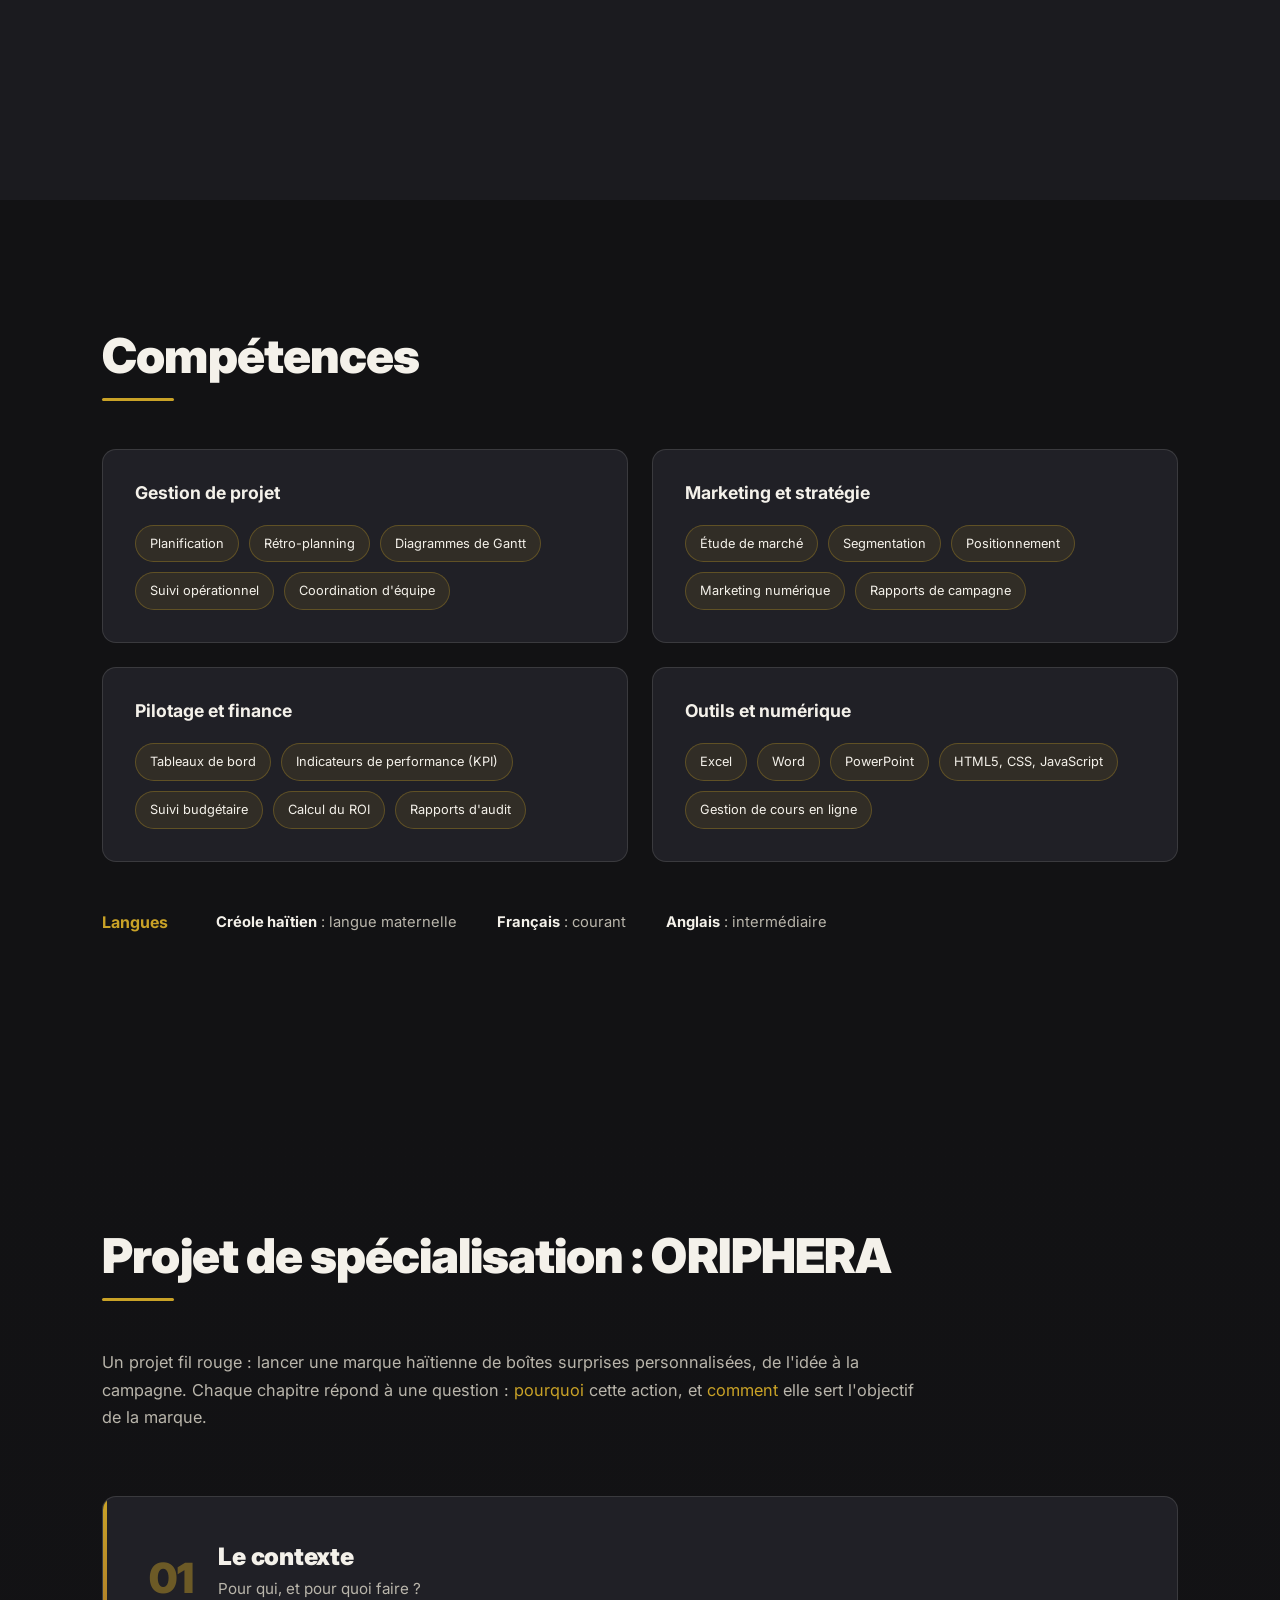
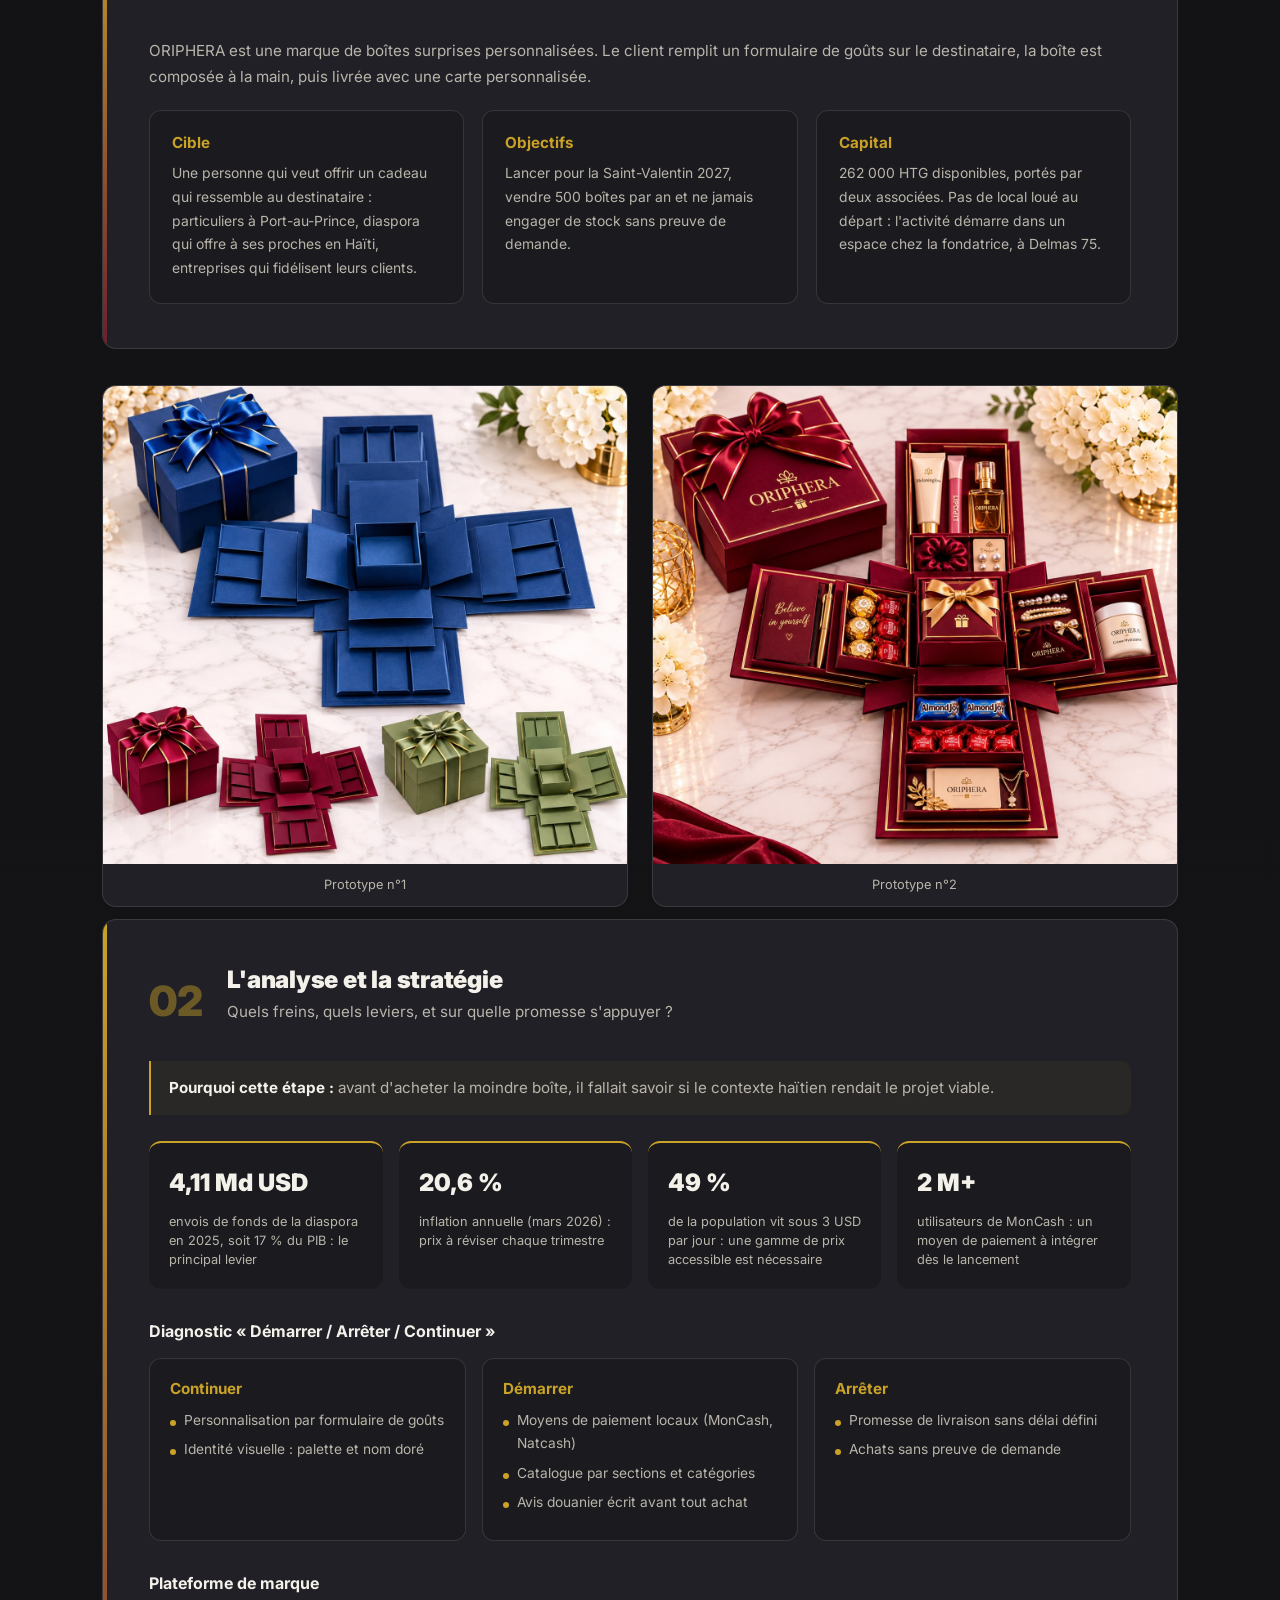
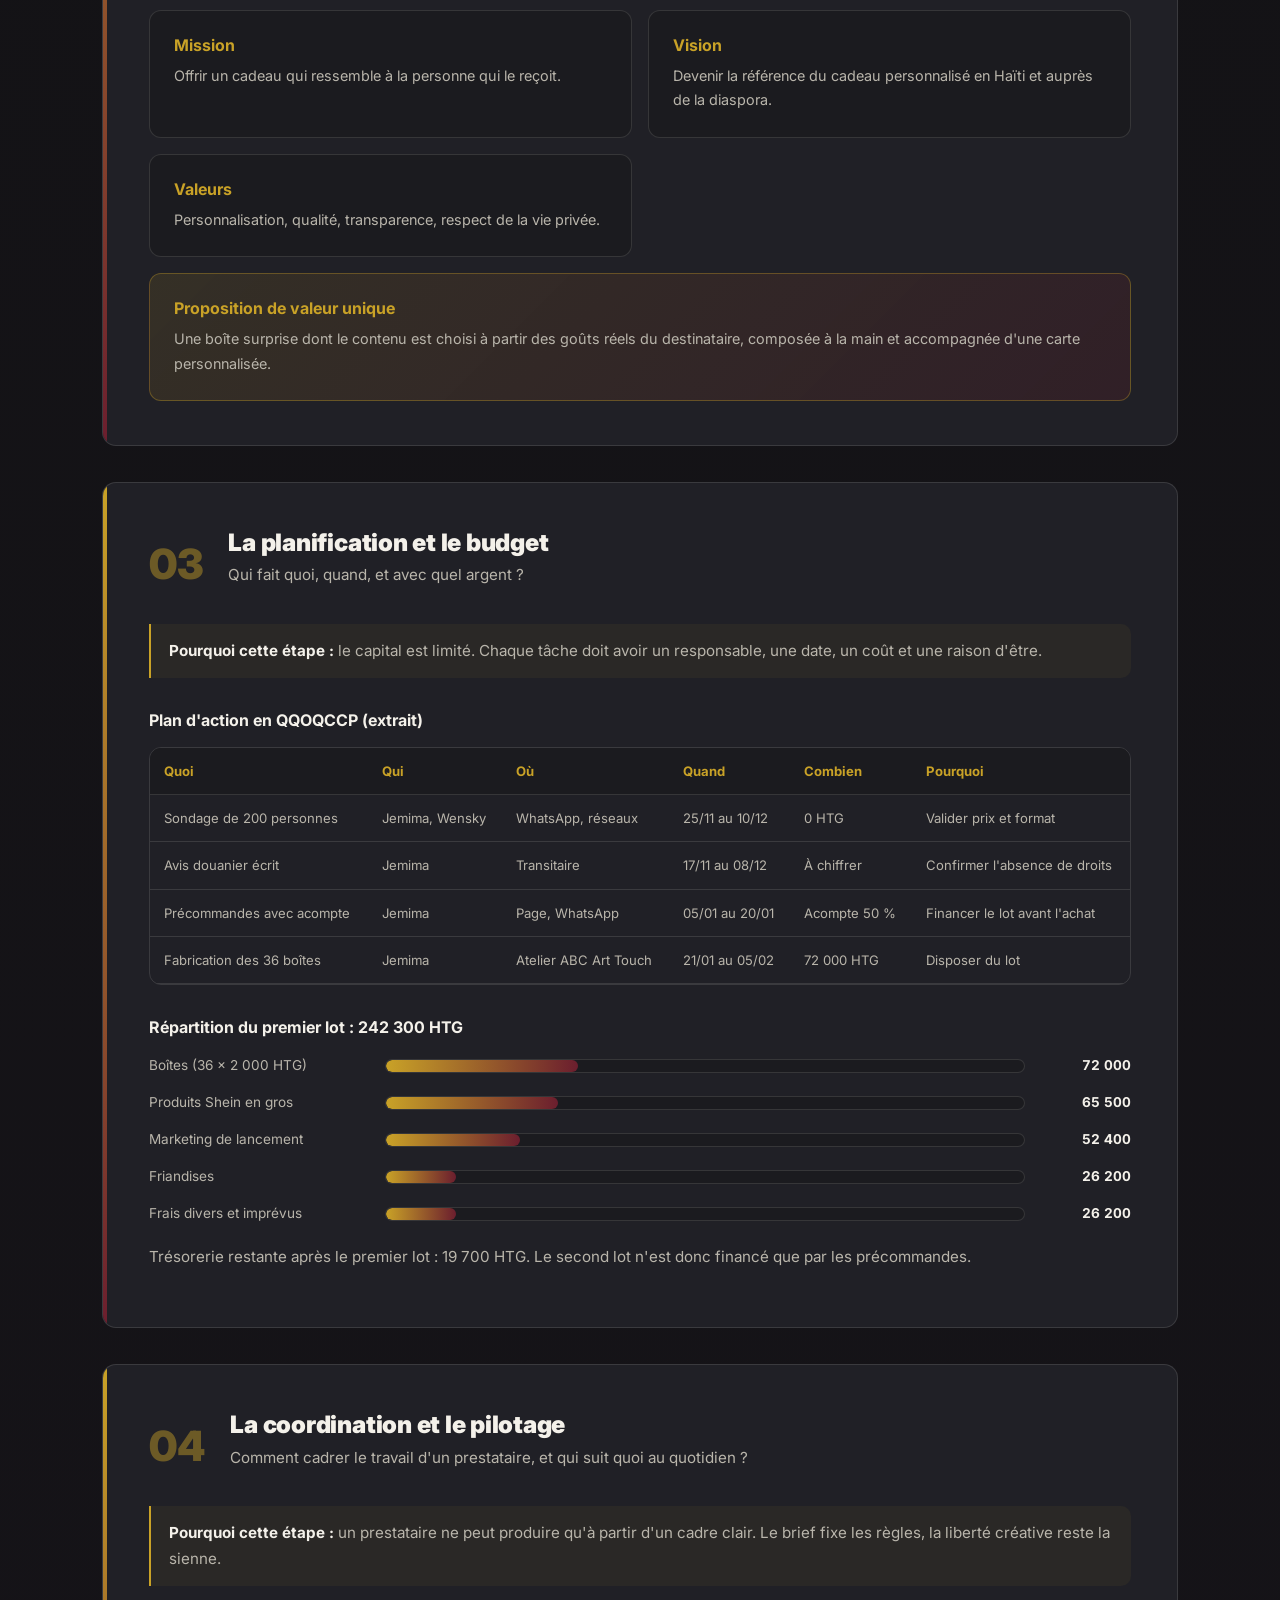
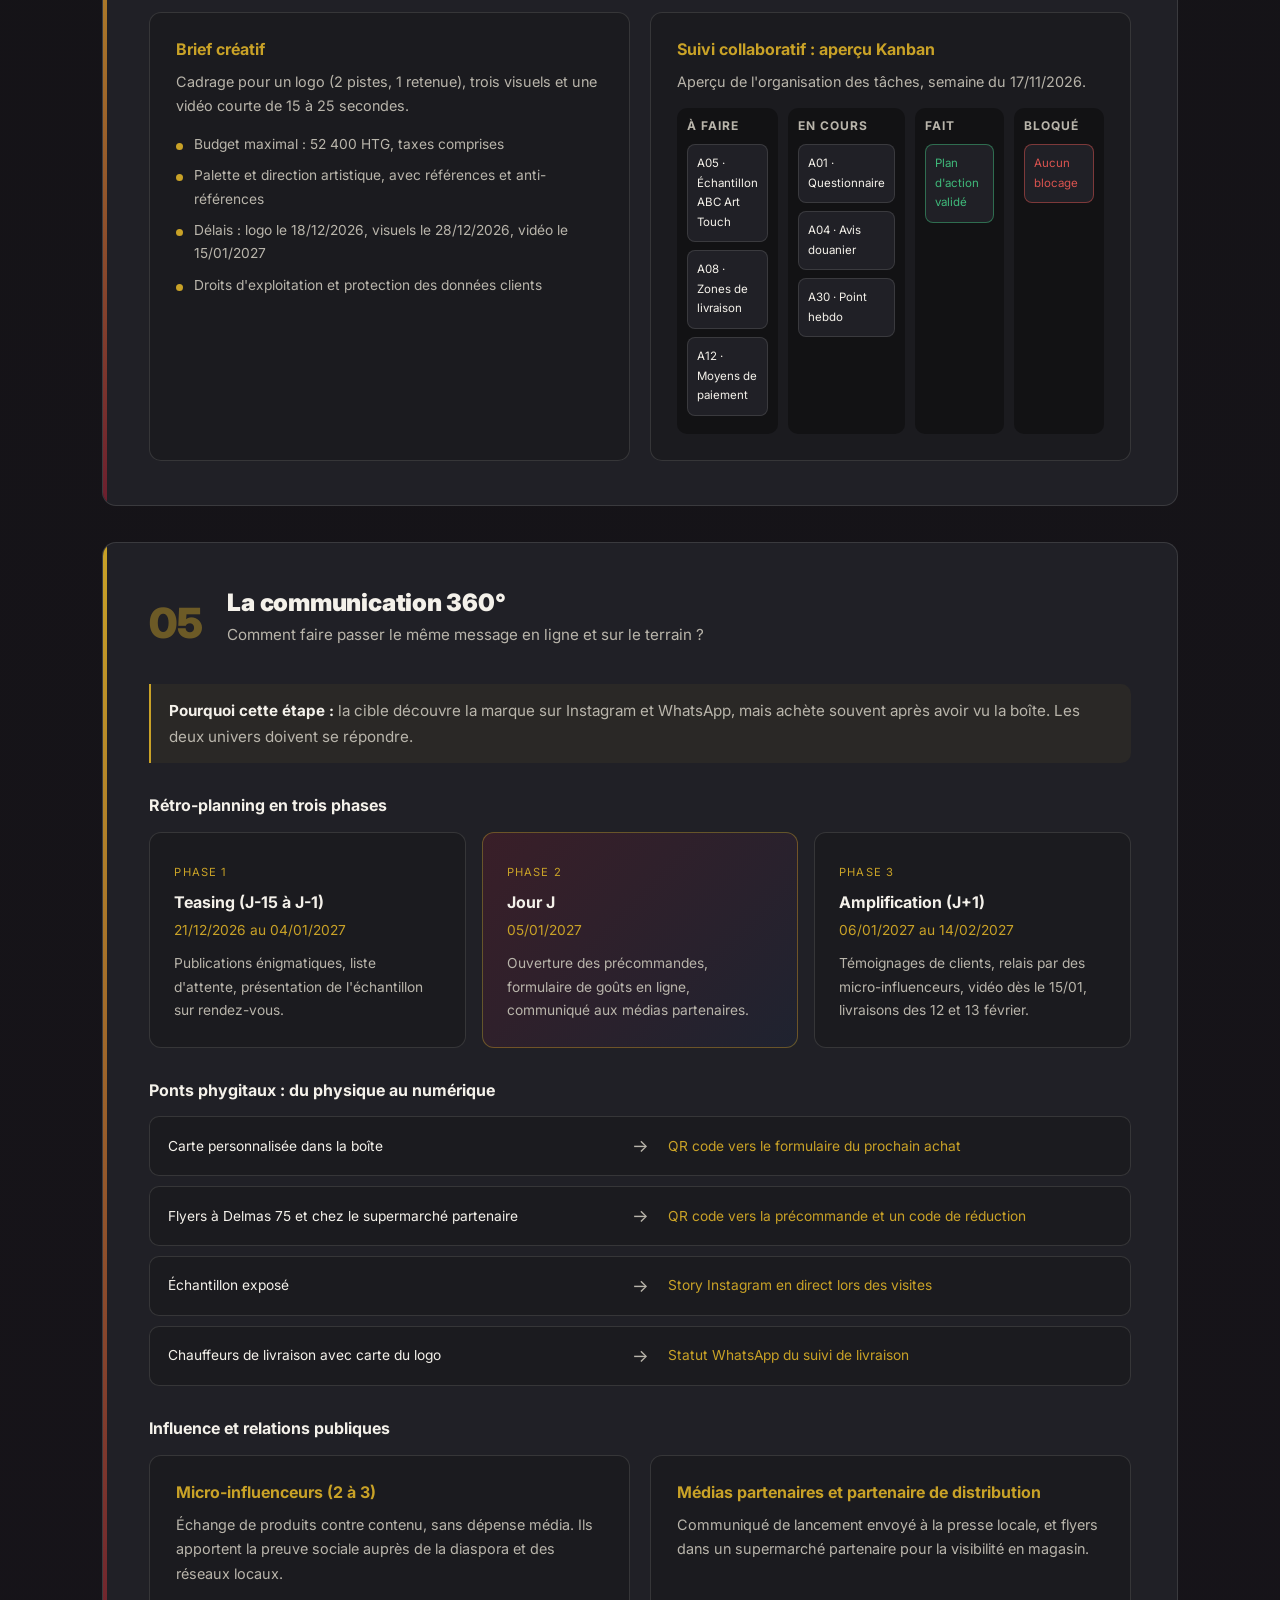
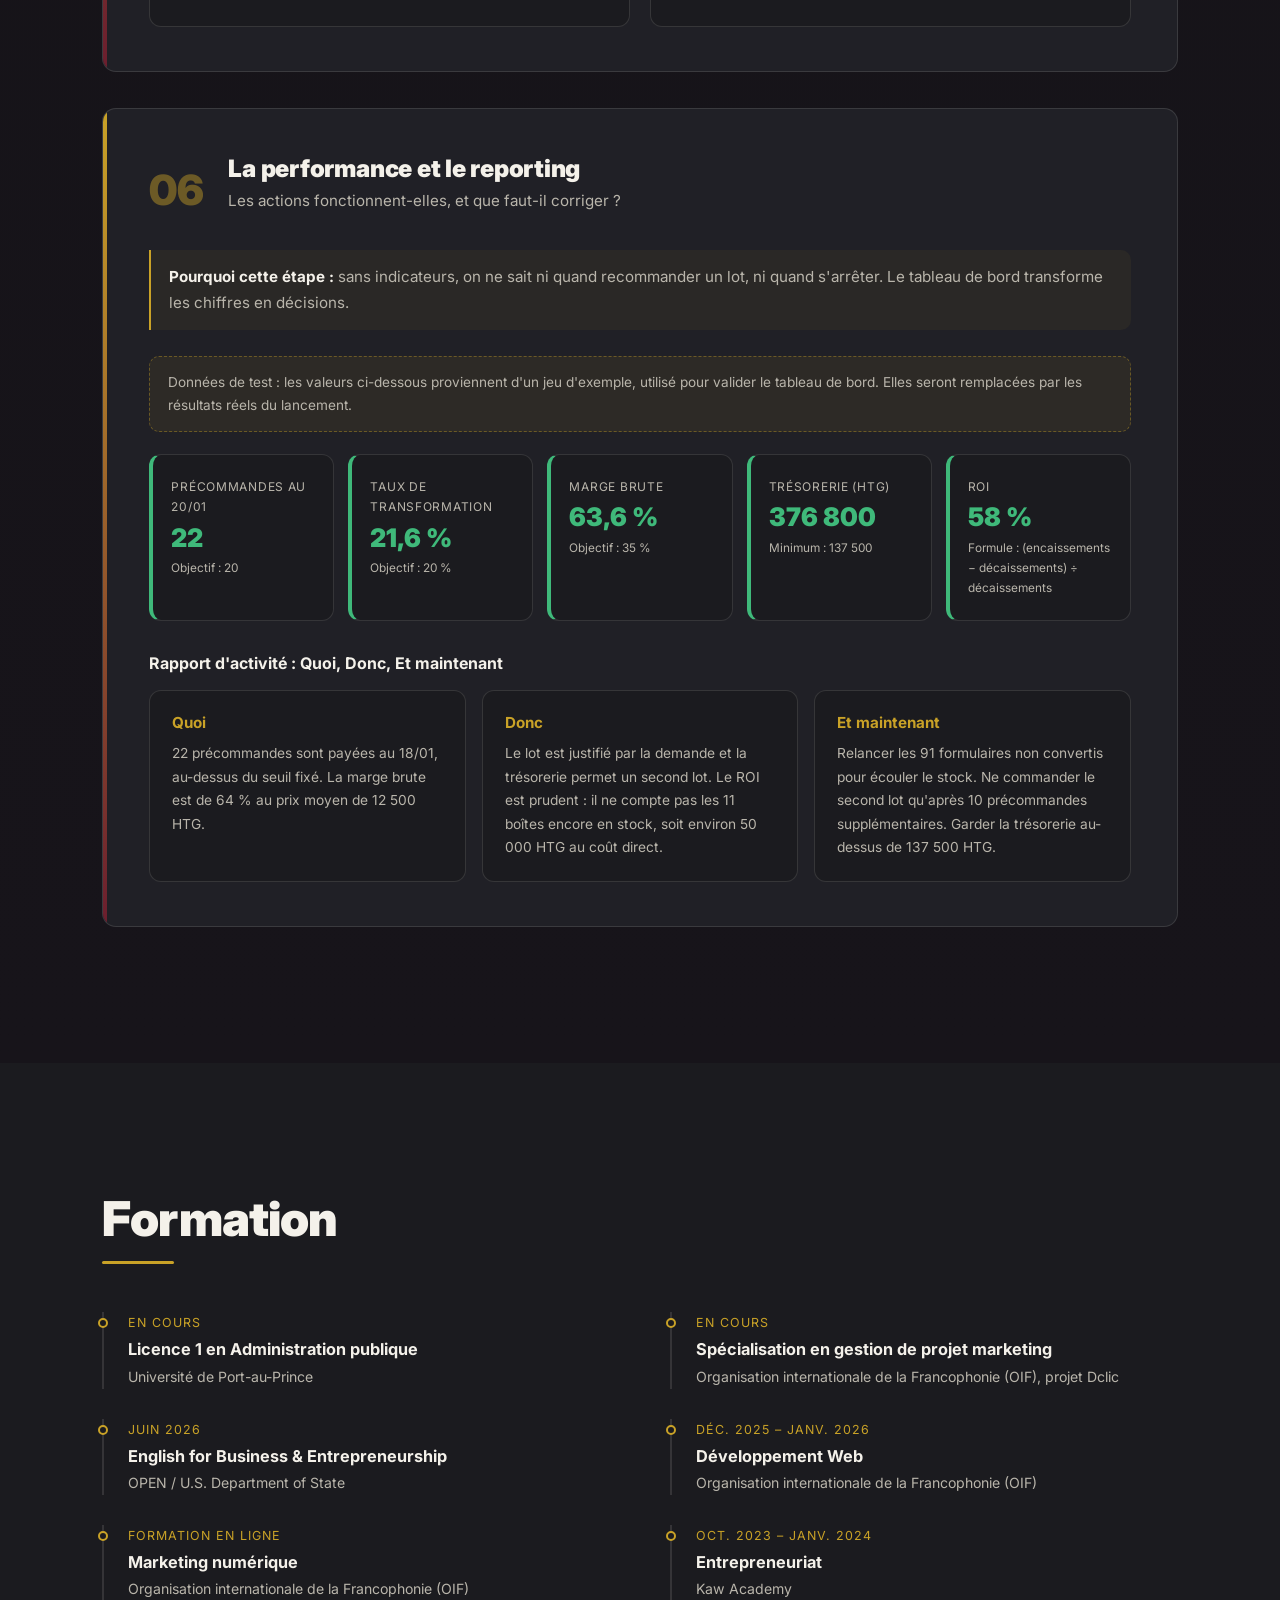
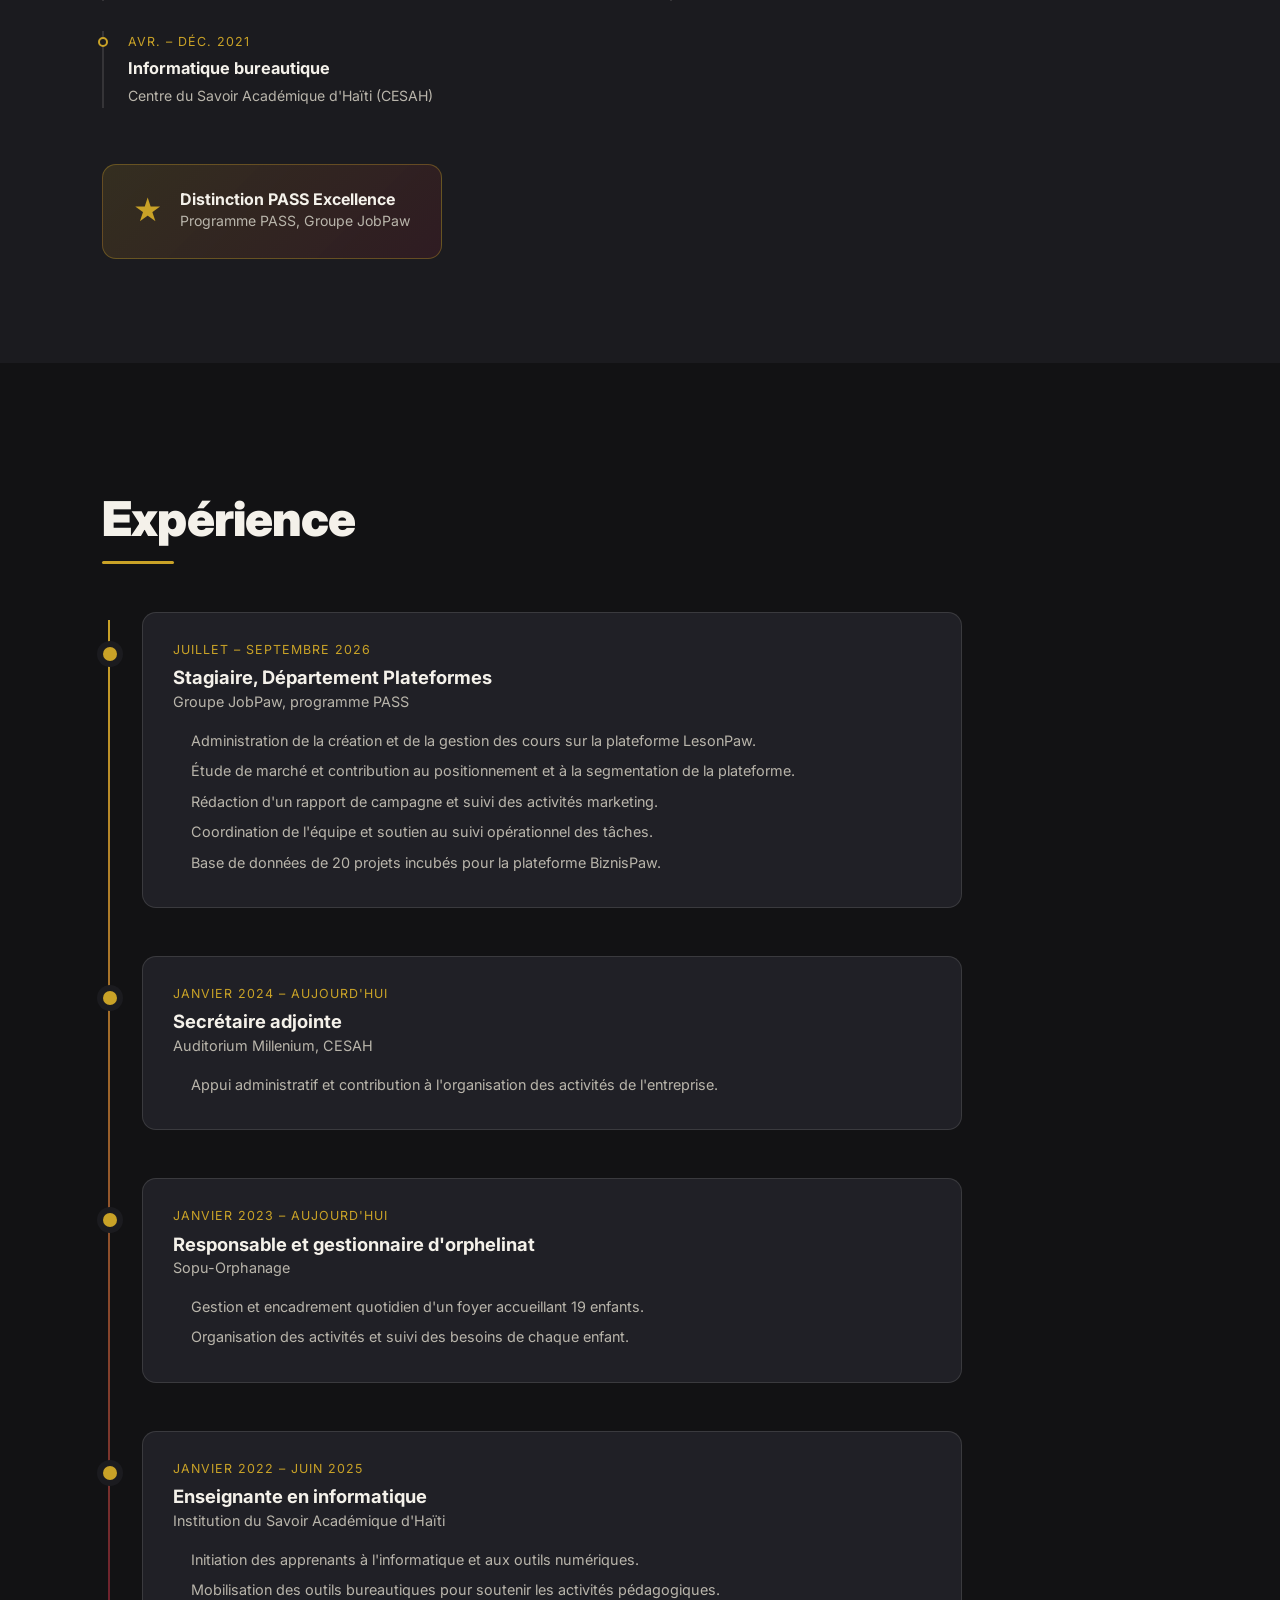
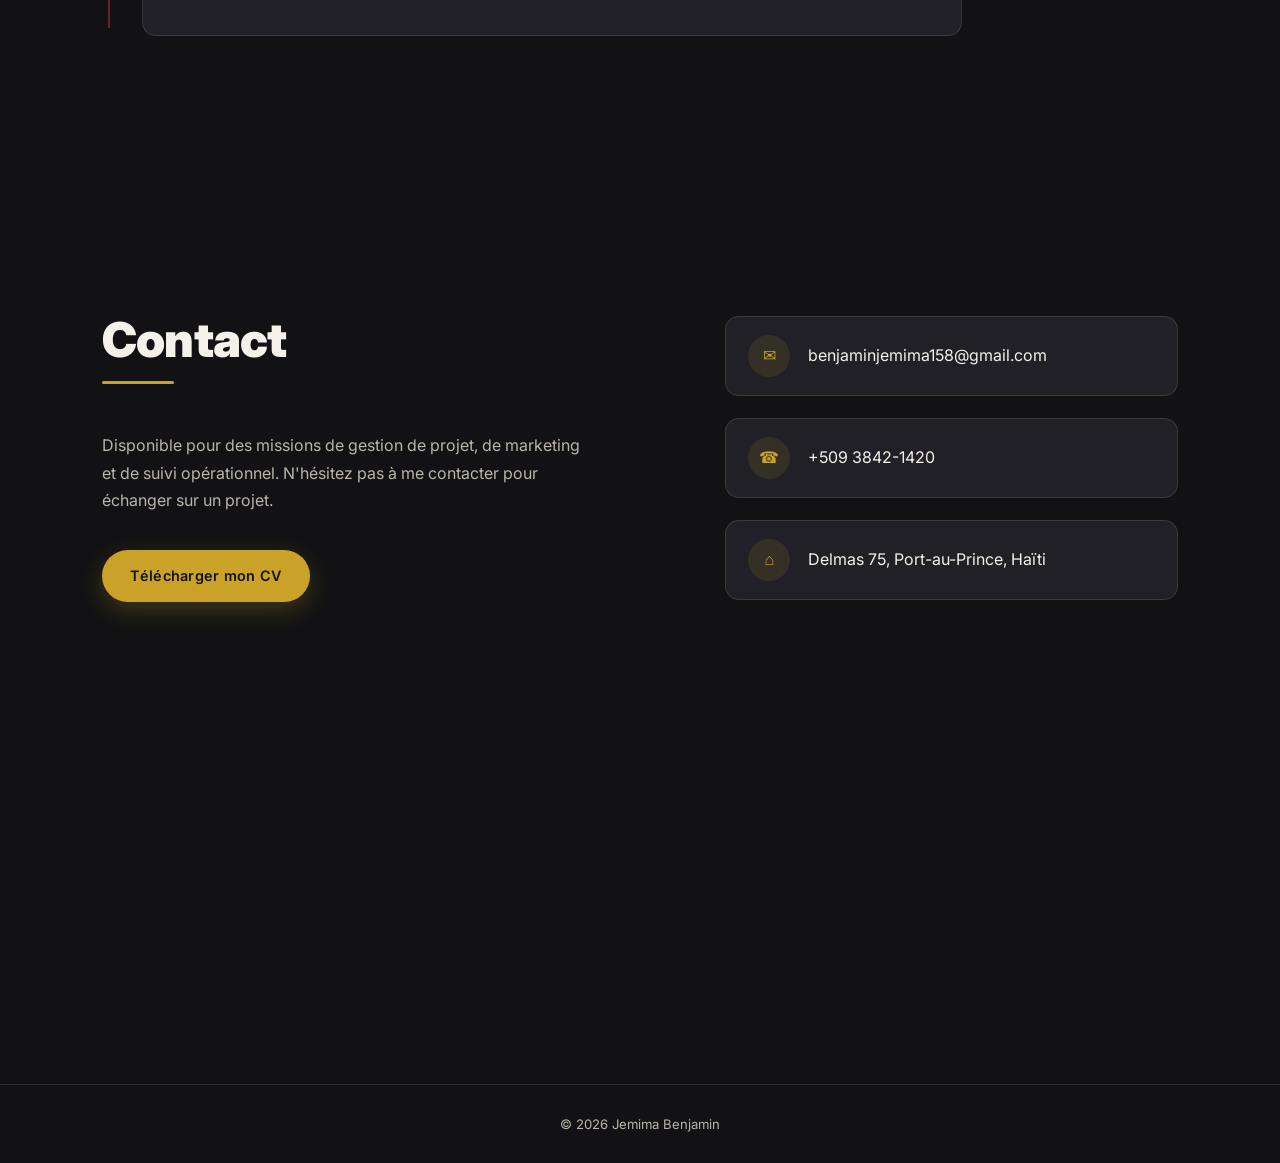
<file: jemima.html>
<!DOCTYPE html>
<html lang="fr">
<head>
  <meta charset="UTF-8" />
  <meta name="viewport" content="width=device-width, initial-scale=1.0" />
  <meta name="description" content="Portfolio de Jemima Benjamin : projet de spécialisation ORIPHERA, marketing, gestion de projet et administration." />
  <title>Jemima Benjamin : Portfolio</title>
  <link rel="preconnect" href="https://fonts.googleapis.com" />
  <link rel="preconnect" href="https://fonts.gstatic.com" crossorigin />
  <link href="https://fonts.googleapis.com/css2?family=Inter:wght@400;600;700;900&display=swap" rel="stylesheet" />
  <link rel="stylesheet" href="jemima.css" />
</head>
<body>

  <div class="progress-bar" id="progress"></div>

  <!-- ===== NAVBAR ===== -->
  <header class="navbar" id="navbar">
    <a href="#accueil" class="logo">Jemima Benjamin</a>
    <nav>
      <ul class="nav-links" id="nav-links">
        <li><a href="#competences">Compétences</a></li>
        <li><a href="#projet">Projet de spécialisation</a></li>
        <li><a href="#formation">Formation</a></li>
        <li><a href="#experience">Expérience</a></li>
        <li><a href="#contact">Contact</a></li>
      </ul>
    </nav>
    <button class="nav-toggle" id="nav-toggle" aria-label="Ouvrir le menu" aria-expanded="false" aria-controls="nav-links">
      <span></span><span></span><span></span>
    </button>
  </header>

  <main>

    <!-- ===== ACCUEIL ===== -->
    <section id="accueil" class="hero">
      <div class="hero-text">
        <p class="eyebrow fade-up">Marketing · Gestion de projet · Administration</p>
        <h1 class="fade-up delay-1">Jemima<br /><span class="accent">Benjamin</span></h1>
        <p class="hero-sub fade-up delay-2">
          Étudiante en Administration publique, spécialisée en gestion de projet marketing.
          Dans ce portfolio, je raconte comment j'ai conduit le lancement d'une marque haïtienne,
          de l'analyse initiale au pilotage des résultats.
        </p>
        <div class="hero-actions fade-up delay-3">
          <a href="#projet" class="btn btn-primary">Lire le projet</a>
          <a href="#contact" class="btn btn-ghost">Me contacter</a>
        </div>
      </div>
      <div class="hero-media fade-in delay-2">
        <img src="image/image 1.jpeg" alt="Portrait de Jemima Benjamin" />
      </div>
      <a href="#competences" class="scroll-hint" aria-label="Défiler vers les compétences">↓</a>
    </section>

    <!-- ===== PROFIL ===== -->
    <section id="profil" class="section profil">
      <div class="profil-grid">
        <div class="profil-photo reveal">
          <img src="image/image 2.jpeg" alt="Jemima Benjamin" />
        </div>
        <div class="profil-text">
          <h2 class="section-title reveal">Profil</h2>
          <p class="reveal delay-1">
            Je conçois, planifie et suis des projets du premier brief jusqu'au bilan.
            Mon travail combine rigueur administrative, analyse de marché et coordination d'équipe.
          </p>
          <p class="reveal delay-2">
            Lauréate de la distinction PASS Excellence, j'ai développé mes compétences au sein du Groupe JobPaw,
            dans le cadre du programme PASS, puis dans la gestion de campagnes et de contenus numériques.
          </p>
          <div class="counters reveal delay-3">
            <div class="counter">
              <span class="counter-num" data-target="4">0</span>
              <span class="counter-label">Expériences professionnelles</span>
            </div>
            <div class="counter">
              <span class="counter-num" data-target="6">0</span>
              <span class="counter-label">Chapitres du projet présentés</span>
            </div>
            <div class="counter">
              <span class="counter-num" data-target="3">0</span>
              <span class="counter-label">Langues pratiquées</span>
            </div>
          </div>
        </div>
      </div>
    </section>

    <!-- ===== COMPÉTENCES ===== -->
    <section id="competences" class="section">
      <h2 class="section-title reveal">Compétences</h2>
      <div class="skills-grid">
        <div class="skill-card reveal">
          <h3>Gestion de projet</h3>
          <div class="chips">
            <span class="chip">Planification</span>
            <span class="chip">Rétro-planning</span>
            <span class="chip">Diagrammes de Gantt</span>
            <span class="chip">Suivi opérationnel</span>
            <span class="chip">Coordination d'équipe</span>
          </div>
        </div>
        <div class="skill-card reveal delay-1">
          <h3>Marketing et stratégie</h3>
          <div class="chips">
            <span class="chip">Étude de marché</span>
            <span class="chip">Segmentation</span>
            <span class="chip">Positionnement</span>
            <span class="chip">Marketing numérique</span>
            <span class="chip">Rapports de campagne</span>
          </div>
        </div>
        <div class="skill-card reveal delay-2">
          <h3>Pilotage et finance</h3>
          <div class="chips">
            <span class="chip">Tableaux de bord</span>
            <span class="chip">Indicateurs de performance (KPI)</span>
            <span class="chip">Suivi budgétaire</span>
            <span class="chip">Calcul du ROI</span>
            <span class="chip">Rapports d'audit</span>
          </div>
        </div>
        <div class="skill-card reveal delay-3">
          <h3>Outils et numérique</h3>
          <div class="chips">
            <span class="chip">Excel</span>
            <span class="chip">Word</span>
            <span class="chip">PowerPoint</span>
            <span class="chip">HTML5, CSS, JavaScript</span>
            <span class="chip">Gestion de cours en ligne</span>
          </div>
        </div>
      </div>
      <div class="languages reveal">
        <h3>Langues</h3>
        <ul>
          <li><strong>Créole haïtien</strong> : langue maternelle</li>
          <li><strong>Français</strong> : courant</li>
          <li><strong>Anglais</strong> : intermédiaire</li>
        </ul>
      </div>
    </section>

    <!-- ===== PROJET FIL ROUGE : ORIPHERA ===== -->
    <section id="projet" class="section projet">
      <h2 class="section-title reveal">Projet de spécialisation : ORIPHERA</h2>
      <p class="projet-intro reveal">
        Un projet fil rouge : lancer une marque haïtienne de boîtes surprises personnalisées, de l'idée
        à la campagne. Chaque chapitre répond à une question : <em>pourquoi</em> cette action,
        et <em>comment</em> elle sert l'objectif de la marque.
      </p>

      <!-- Chapitre 1 -->
      <article class="chapter reveal">
        <header class="chapter-head">
          <span class="chapter-num">01</span>
          <div>
            <h3>Le contexte</h3>
            <p class="chapter-question">Pour qui, et pour quoi faire ?</p>
          </div>
        </header>
        <p>
          ORIPHERA est une marque de boîtes surprises personnalisées. Le client remplit un formulaire
          de goûts sur le destinataire, la boîte est composée à la main, puis livrée avec une carte personnalisée.
        </p>
        <div class="context-grid">
          <div class="context-card">
            <h4>Cible</h4>
            <p>Une personne qui veut offrir un cadeau qui ressemble au destinataire : particuliers à Port-au-Prince,
              diaspora qui offre à ses proches en Haïti, entreprises qui fidélisent leurs clients.</p>
          </div>
          <div class="context-card">
            <h4>Objectifs</h4>
            <p>Lancer pour la Saint-Valentin 2027, vendre 500 boîtes par an et ne jamais engager de stock
              sans preuve de demande.</p>
          </div>
          <div class="context-card">
            <h4>Capital</h4>
            <p>262 000 HTG disponibles, portés par deux associées. Pas de local loué au départ : l'activité démarre
              dans un espace chez la fondatrice, à Delmas 75.</p>
          </div>
        </div>
      </article>
     
<!-- ===== PHOTOS DES PROTOTYPES ===== -->
<div class="proto-duo reveal">
  <figure class="proto-item">
    <img src="image/prototype/image 2.jpeg" alt="Prototype n°1 de la boîte ORIPHERA" />
    <figcaption>Prototype n°1</figcaption>
  </figure>
  <figure class="proto-item">
    <img src="image/prototype/image 1.jpeg" alt="Prototype n°2 de la boîte ORIPHERA" />
    <figcaption>Prototype n°2</figcaption>
  </figure>
</div>

      <!-- Chapitre 2 -->
      <article class="chapter reveal">
        <header class="chapter-head">
          <span class="chapter-num">02</span>
          <div>
            <h3>L'analyse et la stratégie</h3>
            <p class="chapter-question">Quels freins, quels leviers, et sur quelle promesse s'appuyer ?</p>
          </div>
        </header>
        <p class="chapter-why"><strong>Pourquoi cette étape :</strong> avant d'acheter la moindre boîte, il fallait savoir
          si le contexte haïtien rendait le projet viable.</p>

        <div class="facts">
          <div class="fact"><span class="fact-num">4,11 Md USD</span><span class="fact-label">envois de fonds de la diaspora en 2025, soit 17 % du PIB : le principal levier</span></div>
          <div class="fact"><span class="fact-num">20,6 %</span><span class="fact-label">inflation annuelle (mars 2026) : prix à réviser chaque trimestre</span></div>
          <div class="fact"><span class="fact-num">49 %</span><span class="fact-label">de la population vit sous 3 USD par jour : une gamme de prix accessible est nécessaire</span></div>
          <div class="fact"><span class="fact-num">2 M+</span><span class="fact-label">utilisateurs de MonCash : un moyen de paiement à intégrer dès le lancement</span></div>
        </div>

        <h4 class="sub-title">Diagnostic « Démarrer / Arrêter / Continuer »</h4>
        <div class="dsc">
          <div class="dsc-col">
            <h5>Continuer</h5>
            <ul>
              <li>Personnalisation par formulaire de goûts</li>
              <li>Identité visuelle : palette et nom doré</li>
            </ul>
          </div>
          <div class="dsc-col">
            <h5>Démarrer</h5>
            <ul>
              <li>Moyens de paiement locaux (MonCash, Natcash)</li>
              <li>Catalogue par sections et catégories</li>
              <li>Avis douanier écrit avant tout achat</li>
            </ul>
          </div>
          <div class="dsc-col">
            <h5>Arrêter</h5>
            <ul>
              <li>Promesse de livraison sans délai défini</li>
              <li>Achats sans preuve de demande</li>
            </ul>
          </div>
        </div>

        <h4 class="sub-title">Plateforme de marque</h4>
        <div class="brand-grid">
          <div class="brand-card">
            <h5>Mission</h5>
            <p>Offrir un cadeau qui ressemble à la personne qui le reçoit.</p>
          </div>
          <div class="brand-card">
            <h5>Vision</h5>
            <p>Devenir la référence du cadeau personnalisé en Haïti et auprès de la diaspora.</p>
          </div>
          <div class="brand-card">
            <h5>Valeurs</h5>
            <p>Personnalisation, qualité, transparence, respect de la vie privée.</p>
          </div>
          <div class="brand-card brand-upv">
            <h5>Proposition de valeur unique</h5>
            <p>Une boîte surprise dont le contenu est choisi à partir des goûts réels du destinataire,
              composée à la main et accompagnée d'une carte personnalisée.</p>
          </div>
        </div>
      </article>

      <!-- Chapitre 3 -->
      <article class="chapter reveal">
        <header class="chapter-head">
          <span class="chapter-num">03</span>
          <div>
            <h3>La planification et le budget</h3>
            <p class="chapter-question">Qui fait quoi, quand, et avec quel argent ?</p>
          </div>
        </header>
        <p class="chapter-why"><strong>Pourquoi cette étape :</strong> le capital est limité. Chaque tâche doit avoir un responsable,
          une date, un coût et une raison d'être.</p>

        <h4 class="sub-title">Plan d'action en QQOQCCP (extrait)</h4>
        <div class="table-wrap">
          <table class="qq">
            <thead>
              <tr><th>Quoi</th><th>Qui</th><th>Où</th><th>Quand</th><th>Combien</th><th>Pourquoi</th></tr>
            </thead>
            <tbody>
              <tr><td>Sondage de 200 personnes</td><td>Jemima, Wensky</td><td>WhatsApp, réseaux</td><td>25/11 au 10/12</td><td>0 HTG</td><td>Valider prix et format</td></tr>
              <tr><td>Avis douanier écrit</td><td>Jemima</td><td>Transitaire</td><td>17/11 au 08/12</td><td>À chiffrer</td><td>Confirmer l'absence de droits</td></tr>
              <tr><td>Précommandes avec acompte</td><td>Jemima</td><td>Page, WhatsApp</td><td>05/01 au 20/01</td><td>Acompte 50 %</td><td>Financer le lot avant l'achat</td></tr>
              <tr><td>Fabrication des 36 boîtes</td><td>Jemima</td><td>Atelier ABC Art Touch</td><td>21/01 au 05/02</td><td>72 000 HTG</td><td>Disposer du lot</td></tr>
            </tbody>
          </table>
        </div>

        <h4 class="sub-title">Répartition du premier lot : 242 300 HTG</h4>
        <div class="bars" data-bars>
          <div class="bar-row">
            <span class="bar-label">Boîtes (36 × 2 000 HTG)</span>
            <div class="bar-track"><div class="bar-fill" data-width="30"></div></div>
            <span class="bar-value">72 000</span>
          </div>
          <div class="bar-row">
            <span class="bar-label">Produits Shein en gros</span>
            <div class="bar-track"><div class="bar-fill" data-width="27"></div></div>
            <span class="bar-value">65 500</span>
          </div>
          <div class="bar-row">
            <span class="bar-label">Marketing de lancement</span>
            <div class="bar-track"><div class="bar-fill" data-width="21"></div></div>
            <span class="bar-value">52 400</span>
          </div>
          <div class="bar-row">
            <span class="bar-label">Friandises</span>
            <div class="bar-track"><div class="bar-fill" data-width="11"></div></div>
            <span class="bar-value">26 200</span>
          </div>
          <div class="bar-row">
            <span class="bar-label">Frais divers et imprévus</span>
            <div class="bar-track"><div class="bar-fill" data-width="11"></div></div>
            <span class="bar-value">26 200</span>
          </div>
        </div>
        <p class="note">Trésorerie restante après le premier lot : 19 700 HTG. Le second lot n'est donc financé que par les précommandes.</p>
      </article>

      <!-- Chapitre 4 -->
      <article class="chapter reveal">
        <header class="chapter-head">
          <span class="chapter-num">04</span>
          <div>
            <h3>La coordination et le pilotage</h3>
            <p class="chapter-question">Comment cadrer le travail d'un prestataire, et qui suit quoi au quotidien ?</p>
          </div>
        </header>
        <p class="chapter-why"><strong>Pourquoi cette étape :</strong> un prestataire ne peut produire
          qu'à partir d'un cadre clair. Le brief fixe les règles, la liberté créative reste la sienne.</p>

        <div class="split">
          <div class="split-card">
            <h4>Brief créatif</h4>
            <p>Cadrage pour un logo (2 pistes, 1 retenue), trois visuels et une vidéo courte de 15 à 25 secondes.</p>
            <ul class="mini-list">
              <li>Budget maximal : 52 400 HTG, taxes comprises</li>
              <li>Palette et direction artistique, avec références et anti-références</li>
              <li>Délais : logo le 18/12/2026, visuels le 28/12/2026, vidéo le 15/01/2027</li>
              <li>Droits d'exploitation et protection des données clients</li>
            </ul>
          </div>
          <div class="split-card">
            <h4>Suivi collaboratif : aperçu Kanban</h4>
            <p class="small-note">Aperçu de l'organisation des tâches, semaine du 17/11/2026.</p>
            <div class="kanban">
              <div class="kanban-col">
                <h5>À faire</h5>
                <div class="k-card">A05 · Échantillon ABC Art Touch</div>
                <div class="k-card">A08 · Zones de livraison</div>
                <div class="k-card">A12 · Moyens de paiement</div>
              </div>
              <div class="kanban-col">
                <h5>En cours</h5>
                <div class="k-card">A01 · Questionnaire</div>
                <div class="k-card">A04 · Avis douanier</div>
                <div class="k-card">A30 · Point hebdo</div>
              </div>
              <div class="kanban-col">
                <h5>Fait</h5>
                <div class="k-card done">Plan d'action validé</div>
              </div>
              <div class="kanban-col">
                <h5>Bloqué</h5>
                <div class="k-card blocked">Aucun blocage</div>
              </div>
            </div>
          </div>
        </div>
      </article>

      <!-- Chapitre 5 -->
      <article class="chapter reveal">
        <header class="chapter-head">
          <span class="chapter-num">05</span>
          <div>
            <h3>La communication 360°</h3>
            <p class="chapter-question">Comment faire passer le même message en ligne et sur le terrain ?</p>
          </div>
        </header>
        <p class="chapter-why"><strong>Pourquoi cette étape :</strong> la cible découvre la marque sur Instagram et WhatsApp,
          mais achète souvent après avoir vu la boîte. Les deux univers doivent se répondre.</p>

        <h4 class="sub-title">Rétro-planning en trois phases</h4>
        <div class="phases">
          <div class="phase">
            <span class="phase-tag">Phase 1</span>
            <h5>Teasing (J-15 à J-1)</h5>
            <p class="phase-date">21/12/2026 au 04/01/2027</p>
            <p>Publications énigmatiques, liste d'attente, présentation de l'échantillon sur rendez-vous.</p>
          </div>
          <div class="phase phase-hl">
            <span class="phase-tag">Phase 2</span>
            <h5>Jour J</h5>
            <p class="phase-date">05/01/2027</p>
            <p>Ouverture des précommandes, formulaire de goûts en ligne, communiqué aux médias partenaires.</p>
          </div>
          <div class="phase">
            <span class="phase-tag">Phase 3</span>
            <h5>Amplification (J+1)</h5>
            <p class="phase-date">06/01/2027 au 14/02/2027</p>
            <p>Témoignages de clients, relais par des micro-influenceurs, vidéo dès le 15/01, livraisons des 12 et 13 février.</p>
          </div>
        </div>

        <h4 class="sub-title">Ponts phygitaux : du physique au numérique</h4>
        <div class="phygital">
          <div class="ph-row">
            <span class="ph-phys">Carte personnalisée dans la boîte</span>
            <span class="ph-arrow">→</span>
            <span class="ph-digi">QR code vers le formulaire du prochain achat</span>
          </div>
          <div class="ph-row">
            <span class="ph-phys">Flyers à Delmas 75 et chez le supermarché partenaire</span>
            <span class="ph-arrow">→</span>
            <span class="ph-digi">QR code vers la précommande et un code de réduction</span>
          </div>
          <div class="ph-row">
            <span class="ph-phys">Échantillon exposé</span>
            <span class="ph-arrow">→</span>
            <span class="ph-digi">Story Instagram en direct lors des visites</span>
          </div>
          <div class="ph-row">
            <span class="ph-phys">Chauffeurs de livraison avec carte du logo</span>
            <span class="ph-arrow">→</span>
            <span class="ph-digi">Statut WhatsApp du suivi de livraison</span>
          </div>
        </div>

        <h4 class="sub-title">Influence et relations publiques</h4>
        <div class="split">
          <div class="split-card">
            <h5>Micro-influenceurs (2 à 3)</h5>
            <p>Échange de produits contre contenu, sans dépense média. Ils apportent la preuve sociale auprès de la diaspora et des réseaux locaux.</p>
          </div>
          <div class="split-card">
            <h5>Médias partenaires et partenaire de distribution</h5>
            <p>Communiqué de lancement envoyé à la presse locale, et flyers dans un supermarché partenaire pour la visibilité en magasin.</p>
          </div>
        </div>
      </article>

      <!-- Chapitre 6 -->
      <article class="chapter reveal">
        <header class="chapter-head">
          <span class="chapter-num">06</span>
          <div>
            <h3>La performance et le reporting</h3>
            <p class="chapter-question">Les actions fonctionnent-elles, et que faut-il corriger ?</p>
          </div>
        </header>
        <p class="chapter-why"><strong>Pourquoi cette étape :</strong> sans indicateurs, on ne sait ni quand recommander un lot,
          ni quand s'arrêter. Le tableau de bord transforme les chiffres en décisions.</p>

        <div class="notice">
          Données de test : les valeurs ci-dessous proviennent d'un jeu d'exemple, utilisé pour valider le tableau de bord.
          Elles seront remplacées par les résultats réels du lancement.
        </div>

        <div class="kpi-grid">
          <div class="kpi green">
            <span class="kpi-label">Précommandes au 20/01</span>
            <span class="kpi-value">22</span>
            <span class="kpi-target">Objectif : 20</span>
          </div>
          <div class="kpi green">
            <span class="kpi-label">Taux de transformation</span>
            <span class="kpi-value">21,6 %</span>
            <span class="kpi-target">Objectif : 20 %</span>
          </div>
          <div class="kpi green">
            <span class="kpi-label">Marge brute</span>
            <span class="kpi-value">63,6 %</span>
            <span class="kpi-target">Objectif : 35 %</span>
          </div>
          <div class="kpi green">
            <span class="kpi-label">Trésorerie (HTG)</span>
            <span class="kpi-value">376 800</span>
            <span class="kpi-target">Minimum : 137 500</span>
          </div>
          <div class="kpi green">
            <span class="kpi-label">ROI</span>
            <span class="kpi-value">58 %</span>
            <span class="kpi-target">Formule : (encaissements − décaissements) ÷ décaissements</span>
          </div>
        </div>

        <h4 class="sub-title">Rapport d'activité : Quoi, Donc, Et maintenant</h4>
        <div class="rapport">
          <div class="rapport-block">
            <h5>Quoi</h5>
            <p>22 précommandes sont payées au 18/01, au-dessus du seuil fixé. La marge brute est de 64 % au prix moyen de 12 500 HTG.</p>
          </div>
          <div class="rapport-block">
            <h5>Donc</h5>
            <p>Le lot est justifié par la demande et la trésorerie permet un second lot. Le ROI est prudent : il ne compte pas les 11 boîtes encore en stock, soit environ 50 000 HTG au coût direct.</p>
          </div>
          <div class="rapport-block">
            <h5>Et maintenant</h5>
            <p>Relancer les 91 formulaires non convertis pour écouler le stock. Ne commander le second lot qu'après 10 précommandes supplémentaires. Garder la trésorerie au-dessus de 137 500 HTG.</p>
          </div>
        </div>
      </article>

    </section>

    <!-- ===== FORMATION ===== -->
    <section id="formation" class="section formation">
      <h2 class="section-title reveal">Formation</h2>
      <div class="timeline-simple">
        <div class="formation-item reveal">
          <p class="date">En cours</p>
          <h3>Licence 1 en Administration publique</h3>
          <p>Université de Port-au-Prince</p>
        </div>
        <div class="formation-item reveal delay-1">
          <p class="date">En cours</p>
          <h3>Spécialisation en gestion de projet marketing</h3>
          <p>Organisation internationale de la Francophonie (OIF), projet Dclic</p>
        </div>
        <div class="formation-item reveal delay-2">
          <p class="date">Juin 2026</p>
          <h3>English for Business &amp; Entrepreneurship</h3>
          <p>OPEN / U.S. Department of State</p>
        </div>
        <div class="formation-item reveal delay-3">
          <p class="date">Déc. 2025 – janv. 2026</p>
          <h3>Développement Web</h3>
          <p>Organisation internationale de la Francophonie (OIF)</p>
        </div>
        <div class="formation-item reveal delay-4">
          <p class="date">Formation en ligne</p>
          <h3>Marketing numérique</h3>
          <p>Organisation internationale de la Francophonie (OIF)</p>
        </div>
        <div class="formation-item reveal">
          <p class="date">Oct. 2023 – janv. 2024</p>
          <h3>Entrepreneuriat</h3>
          <p>Kaw Academy</p>
        </div>
        <div class="formation-item reveal delay-1">
          <p class="date">Avr. – déc. 2021</p>
          <h3>Informatique bureautique</h3>
          <p>Centre du Savoir Académique d'Haïti (CESAH)</p>
        </div>
      </div>
      <div class="distinction reveal">
        <span class="distinction-star">★</span>
        <div>
          <h3>Distinction PASS Excellence</h3>
          <p>Programme PASS, Groupe JobPaw</p>
        </div>
      </div>
    </section>

    <!-- ===== EXPÉRIENCE ===== -->
    <section id="experience" class="section experience">
      <h2 class="section-title reveal">Expérience</h2>
      <div class="timeline">
        <div class="timeline-line"></div>

        <div class="exp reveal">
          <p class="date">Juillet – septembre 2026</p>
          <h3>Stagiaire, Département Plateformes</h3>
          <p class="org">Groupe JobPaw, programme PASS</p>
          <ul>
            <li>Administration de la création et de la gestion des cours sur la plateforme LesonPaw.</li>
            <li>Étude de marché et contribution au positionnement et à la segmentation de la plateforme.</li>
            <li>Rédaction d'un rapport de campagne et suivi des activités marketing.</li>
            <li>Coordination de l'équipe et soutien au suivi opérationnel des tâches.</li>
            <li>Base de données de 20 projets incubés pour la plateforme BiznisPaw.</li>
          </ul>
        </div>

        <div class="exp reveal">
          <p class="date">Janvier 2024 – aujourd'hui</p>
          <h3>Secrétaire adjointe</h3>
          <p class="org">Auditorium Millenium, CESAH</p>
          <ul>
            <li>Appui administratif et contribution à l'organisation des activités de l'entreprise.</li>
          </ul>
        </div>

        <div class="exp reveal">
          <p class="date">Janvier 2023 – aujourd'hui</p>
          <h3>Responsable et gestionnaire d'orphelinat</h3>
          <p class="org">Sopu-Orphanage</p>
          <ul>
            <li>Gestion et encadrement quotidien d'un foyer accueillant 19 enfants.</li>
            <li>Organisation des activités et suivi des besoins de chaque enfant.</li>
          </ul>
        </div>

        <div class="exp reveal">
          <p class="date">Janvier 2022 – juin 2025</p>
          <h3>Enseignante en informatique</h3>
          <p class="org">Institution du Savoir Académique d'Haïti</p>
          <ul>
            <li>Initiation des apprenants à l'informatique et aux outils numériques.</li>
            <li>Mobilisation des outils bureautiques pour soutenir les activités pédagogiques.</li>
          </ul>
        </div>
      </div>
    </section>

    <!-- ===== CONTACT ===== -->
    <section id="contact" class="section contact">
      <div class="contact-grid">
        <div class="contact-text reveal">
          <h2 class="section-title">Contact</h2>
          <p>
            Disponible pour des missions de gestion de projet, de marketing et de suivi opérationnel.
            N'hésitez pas à me contacter pour échanger sur un projet.
          </p>
          <a href="cv/CV_Benjamin_Jemima..pdf" class="btn btn-primary" download>Télécharger mon CV</a>
        </div>
        <ul class="contact-list reveal delay-1">
          <li><span class="contact-icon">✉</span><a href="mailto:benjaminjemima158@gmail.com">benjaminjemima158@gmail.com</a></li>
          <li><span class="contact-icon">☎</span><a href="tel:+50938421420">+509 3842-1420</a></li>
          <li><span class="contact-icon">⌂</span><span>Delmas 75, Port-au-Prince, Haïti</span></li>
        </ul>
      </div>
    </section>

  </main>

  <footer class="footer">
    <p>© <span id="year"></span> Jemima Benjamin</p>
  </footer>

  <script src="jemima.js"></script>
</body>
</html>
</file>
<file: jemima.css>
/* ============================================================
   VARIABLES : palette ORIPHERA (or, bordeaux, navy)
   ============================================================ */
:root {
  --bg: #121214;
  --bg-soft: #1b1b1f;
  --bg-card: #202026;
  --text: #f4f1ea;
  --text-soft: #b9b5ab;
  --line: rgba(244, 241, 234, 0.12);
  --gold: #c9a227;
  --bordeaux: #6b1e2e;
  --navy: #1f2a44;
  --green: #3fb97a;
  --red: #d9534f;
  --radius: 14px;
  --ease: cubic-bezier(0.22, 1, 0.36, 1);
  --nav-h: 76px;
}

/* ============================================================
   BASE
   ============================================================ */
*,
*::before,
*::after {
  margin: 0;
  padding: 0;
  box-sizing: border-box;
}

html {
  scroll-behavior: smooth;
  scroll-padding-top: var(--nav-h);
}

body {
  font-family: 'Inter', 'Helvetica Neue', Arial, sans-serif;
  background: var(--bg);
  color: var(--text);
  line-height: 1.7;
  overflow-x: hidden;
  -webkit-font-smoothing: antialiased;
}

img {
  display: block;
  width: 100%;
  height: 100%;
  object-fit: cover;
}

a {
  color: inherit;
  text-decoration: none;
}

ul {
  list-style: none;
}

h3, h4, h5 {
  line-height: 1.3;
}

/* ============================================================
   BARRE DE PROGRESSION
   ============================================================ */
.progress-bar {
  position: fixed;
  top: 0;
  left: 0;
  height: 3px;
  width: 0;
  background: linear-gradient(90deg, var(--gold), var(--bordeaux));
  z-index: 1100;
}

/* ============================================================
   NAVBAR
   ============================================================ */
.navbar {
  position: fixed;
  top: 0;
  left: 0;
  width: 100%;
  height: var(--nav-h);
  display: flex;
  align-items: center;
  justify-content: space-between;
  padding: 0 7%;
  z-index: 1000;
  transition: background 0.4s ease, box-shadow 0.4s ease, height 0.4s ease;
}

.navbar.scrolled {
  background: rgba(18, 18, 20, 0.92);
  backdrop-filter: blur(10px);
  box-shadow: 0 2px 24px rgba(0, 0, 0, 0.45);
  height: 64px;
}

.logo {
  font-weight: 900;
  font-size: 1rem;
  letter-spacing: 0.02em;
}

.nav-links {
  display: flex;
  gap: 32px;
}

.nav-links a {
  position: relative;
  font-size: 0.88rem;
  color: var(--text-soft);
  transition: color 0.3s ease;
  padding: 6px 0;
}

.nav-links a::after {
  content: '';
  position: absolute;
  left: 0;
  bottom: 0;
  width: 0;
  height: 2px;
  background: var(--gold);
  transition: width 0.4s var(--ease);
}

.nav-links a:hover,
.nav-links a.active {
  color: var(--text);
}

.nav-links a:hover::after,
.nav-links a.active::after {
  width: 100%;
}

.nav-toggle {
  display: none;
  flex-direction: column;
  gap: 5px;
  background: none;
  border: none;
  cursor: pointer;
  padding: 6px;
}

.nav-toggle span {
  width: 24px;
  height: 2px;
  background: var(--text);
  transition: transform 0.4s var(--ease), opacity 0.3s ease;
}

.navbar.open .nav-toggle span:nth-child(1) {
  transform: translateY(7px) rotate(45deg);
}

.navbar.open .nav-toggle span:nth-child(2) {
  opacity: 0;
}

.navbar.open .nav-toggle span:nth-child(3) {
  transform: translateY(-7px) rotate(-45deg);
}

/* ============================================================
   BOUTONS
   ============================================================ */
.btn {
  display: inline-block;
  padding: 14px 28px;
  border-radius: 999px;
  font-size: 0.9rem;
  font-weight: 600;
  letter-spacing: 0.02em;
  transition: transform 0.3s var(--ease), box-shadow 0.3s ease, color 0.3s ease, border-color 0.3s ease;
}

.btn:hover {
  transform: translateY(-3px);
}

.btn-primary {
  background: var(--gold);
  color: #121214;
  box-shadow: 0 8px 24px rgba(201, 162, 39, 0.25);
}

.btn-primary:hover {
  box-shadow: 0 14px 32px rgba(201, 162, 39, 0.4);
}

.btn-ghost {
  border: 1px solid var(--line);
  color: var(--text);
}

.btn-ghost:hover {
  border-color: var(--gold);
  color: var(--gold);
}

/* ============================================================
   TITRES ET SECTIONS
   ============================================================ */
.section {
  min-height: 100vh;
  padding: 130px 8% 100px;
}

.section-title {
  font-size: clamp(2rem, 4vw, 3rem);
  font-weight: 900;
  letter-spacing: -0.02em;
  line-height: 1.1;
  margin-bottom: 48px;
  position: relative;
  padding-bottom: 18px;
}

.section-title::after {
  content: '';
  position: absolute;
  left: 0;
  bottom: 0;
  width: 72px;
  height: 3px;
  background: var(--gold);
  border-radius: 2px;
}

.eyebrow {
  font-size: 0.78rem;
  letter-spacing: 0.16em;
  text-transform: uppercase;
  color: var(--gold);
  margin-bottom: 18px;
}

.date {
  font-size: 0.78rem;
  letter-spacing: 0.08em;
  color: var(--gold);
  text-transform: uppercase;
  margin-bottom: 6px;
}

.note {
  font-size: 0.85rem;
  color: var(--text-soft);
  margin-top: 18px;
}

.small-note {
  font-size: 0.82rem;
  color: var(--text-soft);
  margin-bottom: 14px;
}

/* ============================================================
   ACCUEIL (HERO)
   ============================================================ */
.hero {
  position: relative;
  min-height: 100vh;
  display: grid;
  grid-template-columns: 1.1fr 0.9fr;
  align-items: center;
  gap: 60px;
  padding: 120px 8% 80px;
  overflow: hidden;
}

.hero::before {
  content: '';
  position: absolute;
  width: 520px;
  height: 520px;
  right: -120px;
  top: 10%;
  border-radius: 50%;
  background: radial-gradient(circle, rgba(107, 30, 46, 0.45), transparent 70%);
  filter: blur(40px);
  animation: float 9s ease-in-out infinite;
  pointer-events: none;
}

.hero h1 {
  font-size: clamp(3.2rem, 7vw, 6.2rem);
  font-weight: 900;
  line-height: 1;
  letter-spacing: -0.035em;
  margin-bottom: 26px;
}

.accent {
  background: linear-gradient(90deg, var(--gold), #e8cf6a);
  -webkit-background-clip: text;
  background-clip: text;
  color: transparent;
}

.hero-sub {
  max-width: 500px;
  color: var(--text-soft);
  font-size: 1rem;
  margin-bottom: 36px;
}

.hero-actions {
  display: flex;
  gap: 16px;
  flex-wrap: wrap;
}

.hero-media {
  position: relative;
  height: 70vh;
  max-height: 640px;
  border-radius: 24px;
  overflow: hidden;
  box-shadow: 0 30px 60px rgba(0, 0, 0, 0.5);
}

.hero-media::after {
  content: '';
  position: absolute;
  inset: 0;
  background: linear-gradient(180deg, transparent 60%, rgba(18, 18, 20, 0.6));
}

.hero-media img {
  transition: transform 1.2s var(--ease);
}

.hero-media:hover img {
  transform: scale(1.04);
}

.scroll-hint {
  position: absolute;
  bottom: 28px;
  left: 50%;
  transform: translateX(-50%);
  width: 40px;
  height: 40px;
  border: 1px solid var(--line);
  border-radius: 50%;
  display: flex;
  align-items: center;
  justify-content: center;
  color: var(--text-soft);
  animation: bounce 2s ease-in-out infinite;
}

/* ============================================================
   PROFIL
   ============================================================ */
.profil {
  background: var(--bg-soft);
}

.profil-grid {
  display: grid;
  grid-template-columns: 0.9fr 1.1fr;
  gap: 80px;
  align-items: center;
}

.profil-photo {
  height: 520px;
  border-radius: var(--radius);
  overflow: hidden;
}

.profil-photo img {
  transition: transform 1s var(--ease);
}

.profil-photo:hover img {
  transform: scale(1.05);
}

.profil-text p {
  color: var(--text-soft);
  margin-bottom: 18px;
  font-size: 1rem;
}

.counters {
  display: grid;
  grid-template-columns: repeat(3, 1fr);
  gap: 24px;
  margin-top: 40px;
  padding-top: 32px;
  border-top: 1px solid var(--line);
}

.counter-num {
  display: block;
  font-size: 2.6rem;
  font-weight: 900;
  color: var(--gold);
  line-height: 1;
  margin-bottom: 8px;
}

.counter-label {
  font-size: 0.82rem;
  color: var(--text-soft);
}

/* ============================================================
   COMPÉTENCES
   ============================================================ */
.skills-grid {
  display: grid;
  grid-template-columns: repeat(2, 1fr);
  gap: 24px;
}

.skill-card {
  background: var(--bg-card);
  border: 1px solid var(--line);
  border-radius: var(--radius);
  padding: 32px;
  transition: transform 0.4s var(--ease), border-color 0.4s ease, box-shadow 0.4s ease;
}

.skill-card:hover {
  transform: translateY(-6px);
  border-color: rgba(201, 162, 39, 0.5);
  box-shadow: 0 20px 40px rgba(0, 0, 0, 0.35);
}

.skill-card h3 {
  font-size: 1.1rem;
  font-weight: 700;
  margin-bottom: 20px;
}

.chips {
  display: flex;
  flex-wrap: wrap;
  gap: 10px;
}

.chip {
  padding: 7px 14px;
  border-radius: 999px;
  background: rgba(201, 162, 39, 0.1);
  border: 1px solid rgba(201, 162, 39, 0.3);
  font-size: 0.8rem;
  opacity: 0;
  transform: scale(0.85);
  transition: opacity 0.5s ease, transform 0.5s var(--ease), background 0.3s ease;
}

.skill-card.visible .chip {
  opacity: 1;
  transform: scale(1);
}

.skill-card.visible .chip:nth-child(1) { transition-delay: 0.05s; }
.skill-card.visible .chip:nth-child(2) { transition-delay: 0.12s; }
.skill-card.visible .chip:nth-child(3) { transition-delay: 0.19s; }
.skill-card.visible .chip:nth-child(4) { transition-delay: 0.26s; }
.skill-card.visible .chip:nth-child(5) { transition-delay: 0.33s; }

.chip:hover {
  background: rgba(201, 162, 39, 0.25);
}

.languages {
  margin-top: 48px;
  display: flex;
  flex-wrap: wrap;
  align-items: center;
  gap: 24px 48px;
}

.languages h3 {
  font-size: 1rem;
  color: var(--gold);
}

.languages ul {
  display: flex;
  flex-wrap: wrap;
  gap: 12px 40px;
}

.languages li {
  color: var(--text-soft);
  font-size: 0.92rem;
}

.languages strong {
  color: var(--text);
}

/* ============================================================
   PROJET FIL ROUGE : CHAPITRES
   ============================================================ */
.projet {
  background: linear-gradient(180deg, var(--bg) 0%, #17141a 100%);
}

.projet-intro {
  max-width: 820px;
  color: var(--text-soft);
  font-size: 1.02rem;
  margin-bottom: 64px;
}

.projet-intro em {
  color: var(--gold);
  font-style: normal;
}

.chapter {
  position: relative;
  background: var(--bg-card);
  border: 1px solid var(--line);
  border-radius: var(--radius);
  padding: 44px 46px;
  margin-bottom: 36px;
  overflow: hidden;
  transition: border-color 0.4s ease, transform 0.5s var(--ease);
}

.chapter::before {
  content: '';
  position: absolute;
  left: 0;
  top: 0;
  width: 4px;
  height: 100%;
  background: linear-gradient(180deg, var(--gold), var(--bordeaux));
  transform: scaleY(0);
  transform-origin: top;
  transition: transform 0.9s var(--ease);
}

.chapter.visible::before {
  transform: scaleY(1);
}

.chapter:hover {
  border-color: rgba(201, 162, 39, 0.35);
}

.chapter-head {
  display: flex;
  align-items: center;
  gap: 24px;
  margin-bottom: 22px;
}

.chapter-num {
  font-size: 2.6rem;
  font-weight: 900;
  color: rgba(201, 162, 39, 0.45);
  line-height: 1;
  transition: color 0.4s ease;
}

.chapter:hover .chapter-num {
  color: var(--gold);
}

.chapter-head h3 {
  font-size: 1.5rem;
  font-weight: 900;
  letter-spacing: -0.01em;
}

.chapter-question {
  font-size: 0.92rem;
  color: var(--gold);
  margin-top: 4px;
}

.chapter p {
  color: var(--text-soft);
  font-size: 0.95rem;
  margin-bottom: 14px;
}

.chapter-why {
  padding: 14px 18px;
  border-left: 2px solid var(--gold);
  background: rgba(201, 162, 39, 0.06);
  border-radius: 0 10px 10px 0;
  margin-bottom: 26px !important;
}

.chapter-why strong {
  color: var(--text);
}

.sub-title {
  font-size: 1rem;
  font-weight: 700;
  color: var(--text);
  margin: 32px 0 16px;
}

/* Chapitre 1 : cartes de contexte */
.context-grid {
  display: grid;
  grid-template-columns: repeat(3, 1fr);
  gap: 18px;
  margin-top: 20px;
}

.context-card {
  padding: 22px;
  background: var(--bg-soft);
  border: 1px solid var(--line);
  border-radius: 12px;
  transition: transform 0.4s var(--ease), border-color 0.3s ease;
}

.context-card:hover {
  transform: translateY(-5px);
  border-color: var(--gold);
}

.context-card h4 {
  font-size: 0.95rem;
  color: var(--gold);
  margin-bottom: 10px;
}

.context-card p {
  font-size: 0.87rem;
  margin: 0;
}

/* Chapitre 2 : chiffres clés */
.facts {
  display: grid;
  grid-template-columns: repeat(4, 1fr);
  gap: 16px;
}

.fact {
  padding: 20px;
  background: var(--bg-soft);
  border-radius: 12px;
  border-top: 2px solid var(--gold);
  display: flex;
  flex-direction: column;
  gap: 8px;
}

.fact-num {
  font-size: 1.5rem;
  font-weight: 900;
  color: var(--text);
}

.fact-label {
  font-size: 0.8rem;
  color: var(--text-soft);
  line-height: 1.5;
}

.dsc {
  display: grid;
  grid-template-columns: repeat(3, 1fr);
  gap: 16px;
}

.dsc-col {
  padding: 20px;
  background: var(--bg-soft);
  border-radius: 12px;
  border: 1px solid var(--line);
}

.dsc-col h5 {
  font-size: 0.95rem;
  color: var(--gold);
  margin-bottom: 10px;
}

.dsc-col li {
  font-size: 0.86rem;
  color: var(--text-soft);
  padding-left: 14px;
  position: relative;
  margin-bottom: 6px;
}

.dsc-col li::before {
  content: '';
  position: absolute;
  left: 0;
  top: 11px;
  width: 6px;
  height: 6px;
  border-radius: 50%;
  background: var(--gold);
}

.brand-grid {
  display: grid;
  grid-template-columns: repeat(2, 1fr);
  gap: 16px;
}

.brand-card {
  padding: 24px;
  background: var(--bg-soft);
  border-radius: 12px;
  border: 1px solid var(--line);
  transition: transform 0.4s var(--ease), border-color 0.3s ease;
}

.brand-card:hover {
  transform: translateY(-4px);
  border-color: var(--gold);
}

.brand-card h5 {
  font-size: 1rem;
  color: var(--gold);
  margin-bottom: 8px;
}

.brand-card p {
  margin: 0;
  font-size: 0.9rem;
}

.brand-upv {
  grid-column: span 2;
  background: linear-gradient(135deg, rgba(201, 162, 39, 0.12), rgba(107, 30, 46, 0.22));
  border-color: rgba(201, 162, 39, 0.35);
}

/* Chapitre 3 : tableau et barres */
.table-wrap {
  overflow-x: auto;
  border-radius: 12px;
  border: 1px solid var(--line);
}

table.qq {
  width: 100%;
  border-collapse: collapse;
  font-size: 0.82rem;
}

table.qq th,
table.qq td {
  padding: 12px 14px;
  text-align: left;
  border-bottom: 1px solid var(--line);
  vertical-align: top;
}

table.qq th {
  background: var(--bg-soft);
  color: var(--gold);
  font-weight: 700;
  white-space: nowrap;
}

table.qq td {
  color: var(--text-soft);
}

table.qq tbody tr {
  transition: background 0.3s ease;
}

table.qq tbody tr:hover {
  background: rgba(201, 162, 39, 0.06);
}

.bars {
  display: flex;
  flex-direction: column;
  gap: 14px;
}

.bar-row {
  display: grid;
  grid-template-columns: 220px 1fr 90px;
  align-items: center;
  gap: 16px;
  font-size: 0.85rem;
}

.bar-label {
  color: var(--text-soft);
}

.bar-track {
  height: 14px;
  background: var(--bg-soft);
  border-radius: 999px;
  overflow: hidden;
  border: 1px solid var(--line);
}

.bar-fill {
  height: 100%;
  width: 0;
  border-radius: 999px;
  background: linear-gradient(90deg, var(--gold), var(--bordeaux));
  transition: width 1.4s var(--ease);
}

.bar-value {
  text-align: right;
  font-weight: 700;
  color: var(--text);
  font-variant-numeric: tabular-nums;
}

/* Chapitre 4 : deux colonnes et kanban */
.split {
  display: grid;
  grid-template-columns: 1fr 1fr;
  gap: 20px;
  margin-top: 8px;
}

.split-card {
  padding: 26px;
  background: var(--bg-soft);
  border-radius: 12px;
  border: 1px solid var(--line);
}

.split-card h4,
.split-card h5 {
  font-size: 1rem;
  color: var(--gold);
  margin-bottom: 10px;
}

.split-card p {
  font-size: 0.9rem;
}

.mini-list {
  margin-top: 12px;
}

.mini-list li {
  position: relative;
  padding-left: 18px;
  font-size: 0.86rem;
  color: var(--text-soft);
  margin-bottom: 8px;
}

.mini-list li::before {
  content: '';
  position: absolute;
  left: 0;
  top: 10px;
  width: 7px;
  height: 7px;
  border-radius: 50%;
  background: var(--gold);
}

.kanban {
  display: grid;
  grid-template-columns: repeat(4, 1fr);
  gap: 10px;
}

.kanban-col {
  background: var(--bg);
  border-radius: 10px;
  padding: 10px;
  min-height: 170px;
}

.kanban-col h5 {
  font-size: 0.75rem;
  letter-spacing: 0.08em;
  text-transform: uppercase;
  color: var(--text-soft);
  margin-bottom: 10px;
}

.k-card {
  font-size: 0.72rem;
  padding: 9px;
  margin-bottom: 8px;
  border-radius: 8px;
  background: var(--bg-card);
  border: 1px solid var(--line);
  color: var(--text);
  transition: transform 0.3s var(--ease), border-color 0.3s ease;
}

.k-card:hover {
  transform: translateY(-3px);
  border-color: var(--gold);
}

.k-card.done {
  border-color: rgba(63, 185, 122, 0.5);
  color: var(--green);
}

.k-card.blocked {
  border-color: rgba(217, 83, 79, 0.5);
  color: var(--red);
}

/* Chapitre 5 : phases, phygital, influence */
.phases {
  display: grid;
  grid-template-columns: repeat(3, 1fr);
  gap: 16px;
  position: relative;
}

.phase {
  padding: 24px;
  background: var(--bg-soft);
  border-radius: 12px;
  border: 1px solid var(--line);
  transition: transform 0.4s var(--ease), border-color 0.3s ease;
}

.phase:hover {
  transform: translateY(-6px);
  border-color: var(--gold);
}

.phase-hl {
  background: linear-gradient(135deg, rgba(107, 30, 46, 0.35), rgba(31, 42, 68, 0.35));
  border-color: rgba(201, 162, 39, 0.4);
}

.phase-tag {
  display: inline-block;
  font-size: 0.7rem;
  letter-spacing: 0.1em;
  text-transform: uppercase;
  color: var(--gold);
  margin-bottom: 10px;
}

.phase h5 {
  font-size: 1rem;
  margin-bottom: 6px;
}

.phase-date {
  font-size: 0.8rem;
  color: var(--gold) !important;
  margin-bottom: 10px !important;
}

.phase p {
  font-size: 0.86rem;
  margin: 0;
}

.phygital {
  display: flex;
  flex-direction: column;
  gap: 10px;
}

.ph-row {
  display: grid;
  grid-template-columns: 1fr 40px 1fr;
  align-items: center;
  gap: 8px;
  padding: 14px 18px;
  background: var(--bg-soft);
  border-radius: 10px;
  border: 1px solid var(--line);
  font-size: 0.86rem;
  transition: border-color 0.3s ease, transform 0.3s var(--ease);
}

.ph-row:hover {
  border-color: var(--gold);
  transform: translateX(6px);
}

.ph-phys {
  color: var(--text);
}

.ph-digi {
  color: var(--gold);
}

.ph-arrow {
  text-align: center;
  color: var(--text-soft);
  font-size: 1.1rem;
  animation: nudge 2.2s ease-in-out infinite;
}

/* Chapitre 6 : KPI, rapport */
.notice {
  padding: 14px 18px;
  border-radius: 10px;
  background: rgba(201, 162, 39, 0.08);
  border: 1px dashed rgba(201, 162, 39, 0.4);
  font-size: 0.85rem;
  color: var(--text-soft);
  margin-bottom: 22px;
}

.kpi-grid {
  display: grid;
  grid-template-columns: repeat(5, 1fr);
  gap: 14px;
}

.kpi {
  padding: 22px 18px;
  border-radius: 12px;
  background: var(--bg-soft);
  border: 1px solid var(--line);
  border-left: 4px solid var(--green);
  display: flex;
  flex-direction: column;
  gap: 6px;
  transition: transform 0.4s var(--ease), box-shadow 0.4s ease;
}

.kpi:hover {
  transform: translateY(-6px);
  box-shadow: 0 16px 30px rgba(0, 0, 0, 0.35);
}

.kpi.red {
  border-left-color: var(--red);
}

.kpi-label {
  font-size: 0.75rem;
  color: var(--text-soft);
  text-transform: uppercase;
  letter-spacing: 0.06em;
}

.kpi-value {
  font-size: 1.6rem;
  font-weight: 900;
  color: var(--green);
  line-height: 1.1;
}

.kpi-target {
  font-size: 0.74rem;
  color: var(--text-soft);
}

.rapport {
  display: grid;
  grid-template-columns: repeat(3, 1fr);
  gap: 16px;
}

.rapport-block {
  padding: 22px;
  background: var(--bg-soft);
  border-radius: 12px;
  border: 1px solid var(--line);
  transition: transform 0.4s var(--ease), border-color 0.3s ease;
}

.rapport-block:hover {
  transform: translateY(-5px);
  border-color: var(--gold);
}

.rapport-block h5 {
  font-size: 0.95rem;
  color: var(--gold);
  margin-bottom: 10px;
}

.rapport-block p {
  font-size: 0.86rem;
  margin: 0;
}

/* ============================================================
   FORMATION
   ============================================================ */
.formation {
  background: var(--bg-soft);
}

.timeline-simple {
  display: grid;
  grid-template-columns: repeat(2, 1fr);
  gap: 30px 60px;
}

.formation-item {
  padding-left: 24px;
  border-left: 2px solid var(--line);
  position: relative;
  transition: border-color 0.4s ease;
}

.formation-item::before {
  content: '';
  position: absolute;
  left: -6px;
  top: 6px;
  width: 10px;
  height: 10px;
  border-radius: 50%;
  background: var(--bg-soft);
  border: 2px solid var(--gold);
  transition: background 0.4s ease;
}

.formation-item:hover {
  border-left-color: var(--gold);
}

.formation-item:hover::before {
  background: var(--gold);
}

.formation-item h3 {
  font-size: 1.02rem;
  font-weight: 700;
  margin-bottom: 4px;
}

.formation-item p:not(.date) {
  color: var(--text-soft);
  font-size: 0.88rem;
}

.distinction {
  margin-top: 56px;
  display: inline-flex;
  align-items: center;
  gap: 18px;
  padding: 22px 30px;
  border-radius: var(--radius);
  background: linear-gradient(135deg, rgba(201, 162, 39, 0.15), rgba(107, 30, 46, 0.25));
  border: 1px solid rgba(201, 162, 39, 0.35);
}

.distinction-star {
  font-size: 1.8rem;
  color: var(--gold);
  animation: pulse 2.4s ease-in-out infinite;
}

.distinction h3 {
  font-size: 1rem;
}

.distinction p {
  color: var(--text-soft);
  font-size: 0.88rem;
}

/* ============================================================
   EXPÉRIENCE
   ============================================================ */
.timeline {
  position: relative;
  max-width: 860px;
  padding-left: 40px;
}

.timeline-line {
  position: absolute;
  left: 6px;
  top: 8px;
  bottom: 8px;
  width: 2px;
  background: linear-gradient(180deg, var(--gold), var(--bordeaux));
  transform: scaleY(0);
  transform-origin: top;
  transition: transform 1.6s var(--ease);
}

.timeline-line.visible {
  transform: scaleY(1);
}

.exp {
  position: relative;
  margin-bottom: 48px;
  padding: 26px 30px;
  background: var(--bg-card);
  border: 1px solid var(--line);
  border-radius: var(--radius);
  transition: transform 0.4s var(--ease), border-color 0.4s ease;
}

.exp::before {
  content: '';
  position: absolute;
  left: -40px;
  top: 34px;
  width: 14px;
  height: 14px;
  border-radius: 50%;
  background: var(--gold);
  box-shadow: 0 0 0 6px var(--bg-soft);
}

.exp:hover {
  transform: translateX(8px);
  border-color: rgba(201, 162, 39, 0.4);
}

.exp h3 {
  font-size: 1.15rem;
  font-weight: 700;
}

.exp .org {
  color: var(--text-soft);
  font-size: 0.9rem;
  margin-bottom: 14px;
}

.exp ul {
  padding-left: 18px;
}

.exp li {
  color: var(--text-soft);
  font-size: 0.9rem;
  margin-bottom: 6px;
}

.exp li::marker {
  color: var(--gold);
}

/* ============================================================
   CONTACT
   ============================================================ */
.contact-grid {
  display: grid;
  grid-template-columns: 1.2fr 1fr;
  gap: 80px;
  align-items: center;
}

.contact-text p {
  color: var(--text-soft);
  max-width: 480px;
  margin-bottom: 36px;
  font-size: 1rem;
}

.contact-list {
  display: flex;
  flex-direction: column;
  gap: 22px;
}

.contact-list li {
  display: flex;
  align-items: center;
  gap: 18px;
  padding: 18px 22px;
  background: var(--bg-card);
  border: 1px solid var(--line);
  border-radius: var(--radius);
  transition: transform 0.35s var(--ease), border-color 0.3s ease;
}

.contact-list li:hover {
  transform: translateX(8px);
  border-color: var(--gold);
}

.contact-icon {
  width: 42px;
  height: 42px;
  flex-shrink: 0;
  border-radius: 50%;
  background: rgba(201, 162, 39, 0.12);
  color: var(--gold);
  display: flex;
  align-items: center;
  justify-content: center;
}

.contact-list a:hover {
  color: var(--gold);
}

/* ============================================================
   PIED DE PAGE
   ============================================================ */
.footer {
  padding: 28px 8%;
  border-top: 1px solid var(--line);
  color: var(--text-soft);
  font-size: 0.82rem;
  text-align: center;
}

/* ============================================================
   APPARITIONS AU DÉFILEMENT
   ============================================================ */
.reveal {
  opacity: 0;
  transform: translateY(36px);
  transition: opacity 0.8s ease, transform 0.8s var(--ease);
}

.reveal.visible {
  opacity: 1;
  transform: translateY(0);
}

.reveal.delay-1 { transition-delay: 0.1s; }
.reveal.delay-2 { transition-delay: 0.2s; }
.reveal.delay-3 { transition-delay: 0.3s; }
.reveal.delay-4 { transition-delay: 0.4s; }

.fade-up {
  opacity: 0;
  transform: translateY(30px);
  animation: fadeUp 1s var(--ease) forwards;
}

.fade-up.delay-1 { animation-delay: 0.15s; }
.fade-up.delay-2 { animation-delay: 0.3s; }
.fade-up.delay-3 { animation-delay: 0.45s; }

.fade-in {
  opacity: 0;
  animation: fadeIn 1.4s ease 0.3s forwards;
}

/* ============================================================
   KEYFRAMES
   ============================================================ */
@keyframes fadeUp {
  to {
    opacity: 1;
    transform: translateY(0);
  }
}

@keyframes fadeIn {
  to {
    opacity: 1;
  }
}

@keyframes float {
  0%, 100% { transform: translateY(0); }
  50% { transform: translateY(-28px); }
}

@keyframes bounce {
  0%, 100% { transform: translate(-50%, 0); }
  50% { transform: translate(-50%, 8px); }
}

@keyframes pulse {
  0%, 100% { transform: scale(1); }
  50% { transform: scale(1.15); }
}

@keyframes nudge {
  0%, 100% { transform: translateX(0); }
  50% { transform: translateX(5px); }
}

/* ============================================================
   RESPONSIVE
   ============================================================ */
@media (max-width: 1100px) {
  .kpi-grid {
    grid-template-columns: repeat(3, 1fr);
  }

  .facts {
    grid-template-columns: repeat(2, 1fr);
  }
}

@media (max-width: 900px) {
  .nav-toggle {
    display: flex;
  }

  .nav-links {
    position: fixed;
    top: 0;
    right: 0;
    height: 100vh;
    width: 70%;
    max-width: 320px;
    flex-direction: column;
    justify-content: center;
    gap: 36px;
    background: rgba(18, 18, 20, 0.97);
    backdrop-filter: blur(12px);
    transform: translateX(100%);
    transition: transform 0.5s var(--ease);
  }

  .navbar.open .nav-links {
    transform: translateX(0);
  }

  .nav-links a {
    font-size: 1.05rem;
  }

  .hero {
    grid-template-columns: 1fr;
    padding-top: 110px;
  }

  .hero-media {
    height: 50vh;
  }

  .profil-grid,
  .contact-grid {
    grid-template-columns: 1fr;
    gap: 48px;
  }

  .profil-photo {
    height: 380px;
  }

  .skills-grid,
  .timeline-simple,
  .dsc,
  .brand-grid,
  .split,
  .phases,
  .rapport,
  .context-grid {
    grid-template-columns: 1fr;
  }

  .brand-upv {
    grid-column: auto;
  }

  .kanban {
    grid-template-columns: repeat(2, 1fr);
  }

  .bar-row {
    grid-template-columns: 1fr;
    gap: 6px;
  }

  .bar-value {
    text-align: left;
  }
}

@media (max-width: 600px) {
  .section {
    padding: 110px 6% 80px;
  }

  .chapter {
    padding: 30px 22px;
  }

  .chapter-num {
    font-size: 2rem;
  }

  .facts,
  .kpi-grid {
    grid-template-columns: 1fr;
  }

  .counters {
    grid-template-columns: 1fr;
    gap: 20px;
  }

  .ph-row {
    grid-template-columns: 1fr;
  }

  .ph-arrow {
    transform: rotate(90deg);
    justify-self: start;
  }

  .timeline {
    padding-left: 30px;
  }

  .exp::before {
    left: -30px;
  }

  .timeline-line {
    left: 2px;
  }
}

/* ============================================================
   ACCESSIBILITÉ : réduction des mouvements si demandé
   ============================================================ */
@media (prefers-reduced-motion: reduce) {
  *,
  *::before,
  *::after {
    animation-duration: 0.01ms !important;
    animation-iteration-count: 1 !important;
    transition-duration: 0.01ms !important;
    scroll-behavior: auto !important;
  }

  .reveal,
  .fade-up,
  .fade-in,
  .chip {
    opacity: 1;
    transform: none;
  }
}
/* ============================================================
   PHOTOS DES PROTOTYPES
   ============================================================ */
.proto-duo {
  display: grid;
  grid-template-columns: 1fr 1fr;
  gap: 24px;
  max-width: 100%;
  margin: 36px 0 12px;
}
.proto-item {
  display: flex;
  flex-direction: column;
  background: var(--bg-card);
  border: 1px solid var(--line);
  border-radius: var(--radius);
  overflow: hidden;
  transition: transform 0.4s var(--ease), border-color 0.3s ease;
}

.proto-item:hover {
  transform: translateY(-6px);
  border-color: var(--gold);
}

.proto-item img {
  width: 100%;
  height: auto;
  object-fit: contain;
  transition: transform 0.9s var(--ease);
}

.proto-item:hover img {
  transform: scale(1.03);
}

.proto-item figcaption {
  margin-top: auto;
  padding: 10px 14px;
  font-size: 0.8rem;
  color: var(--text-soft);
  text-align: center;
}
@media (max-width: 600px) {
  .proto-duo {
    grid-template-columns: 1fr;
  }
}
</file>
